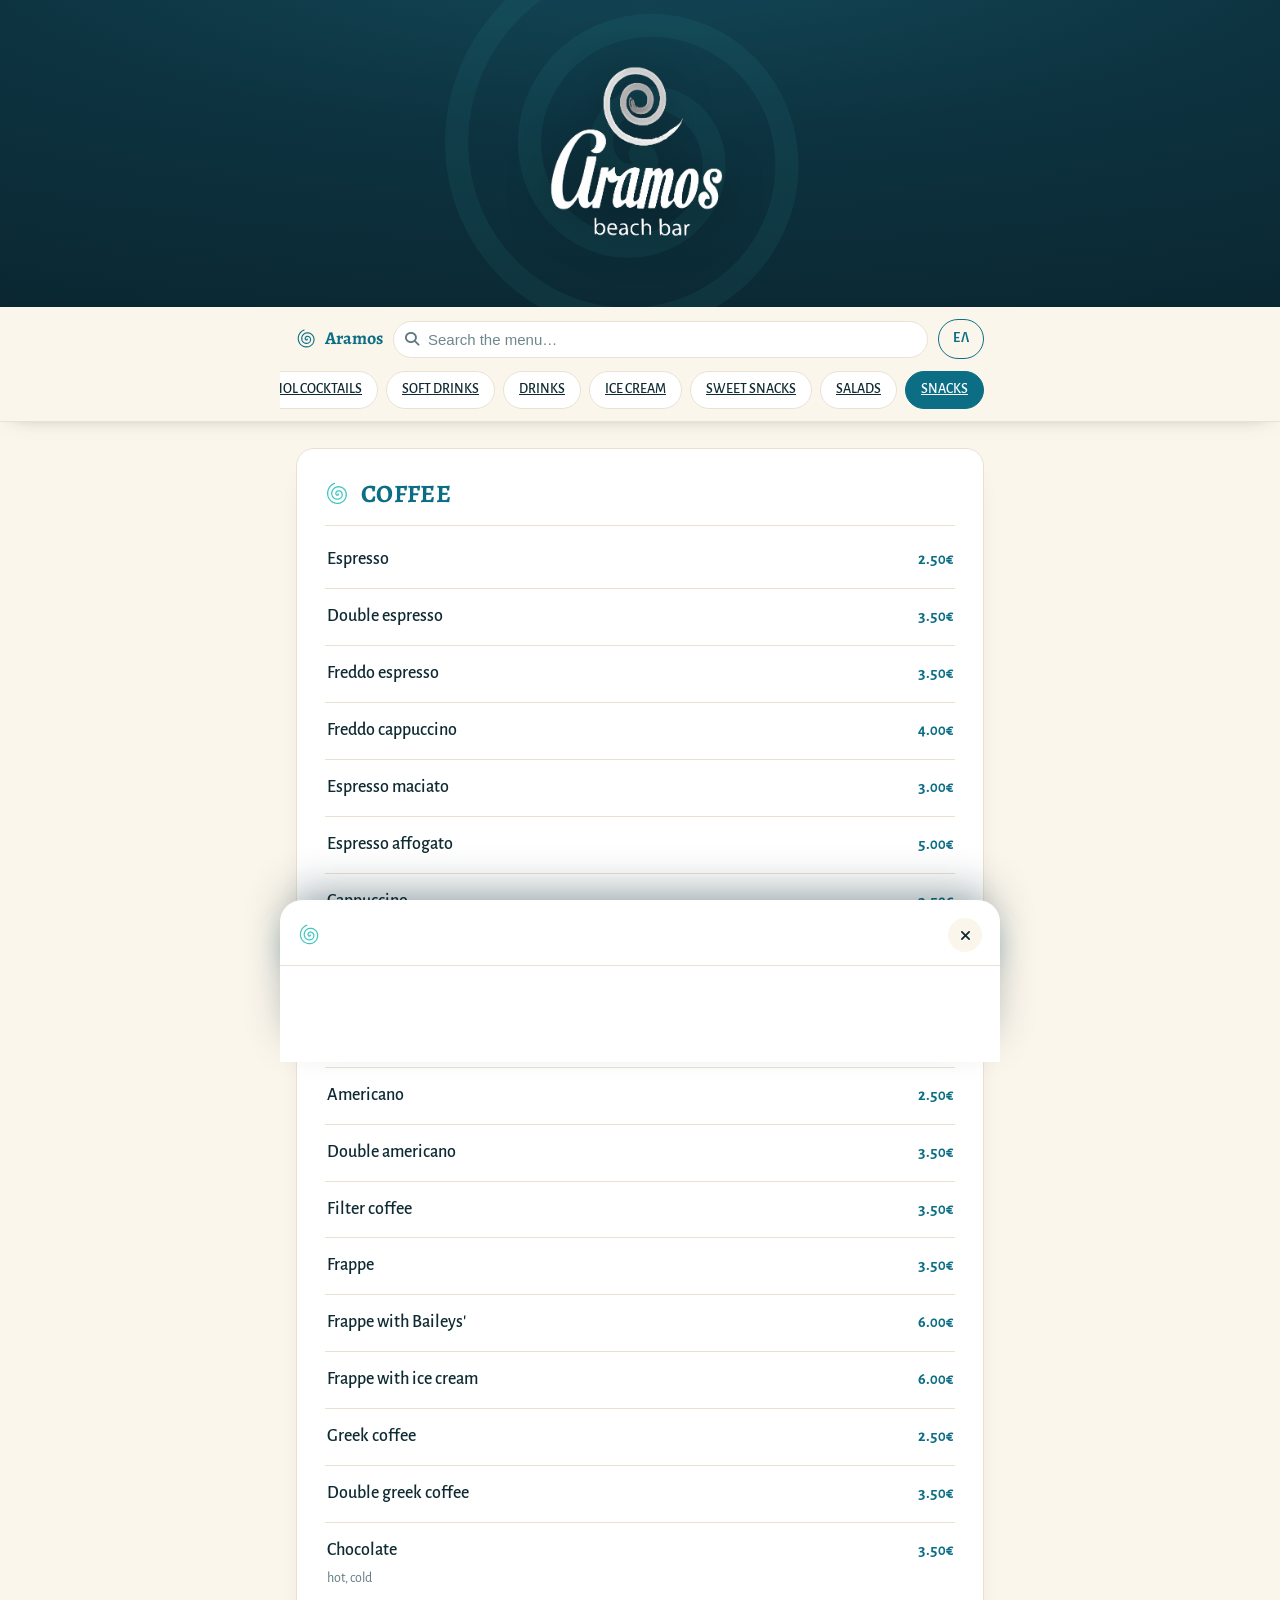
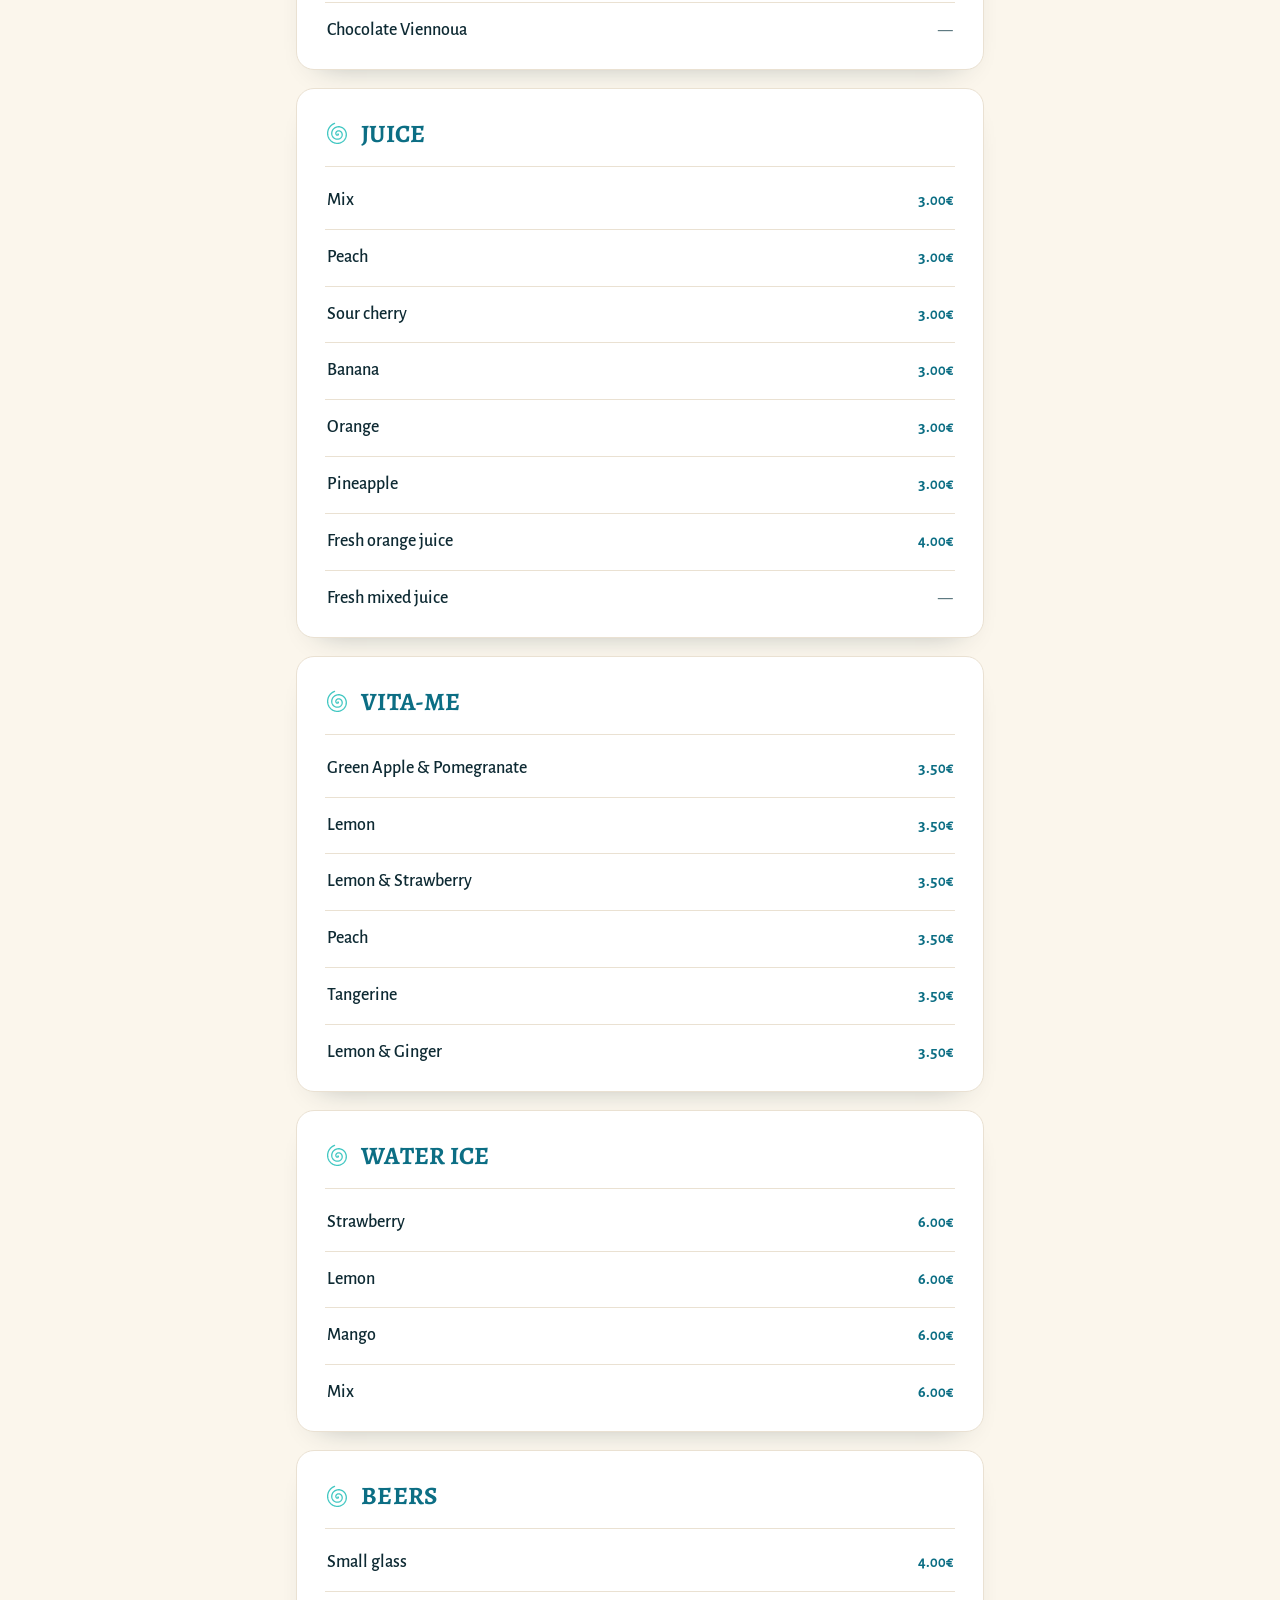
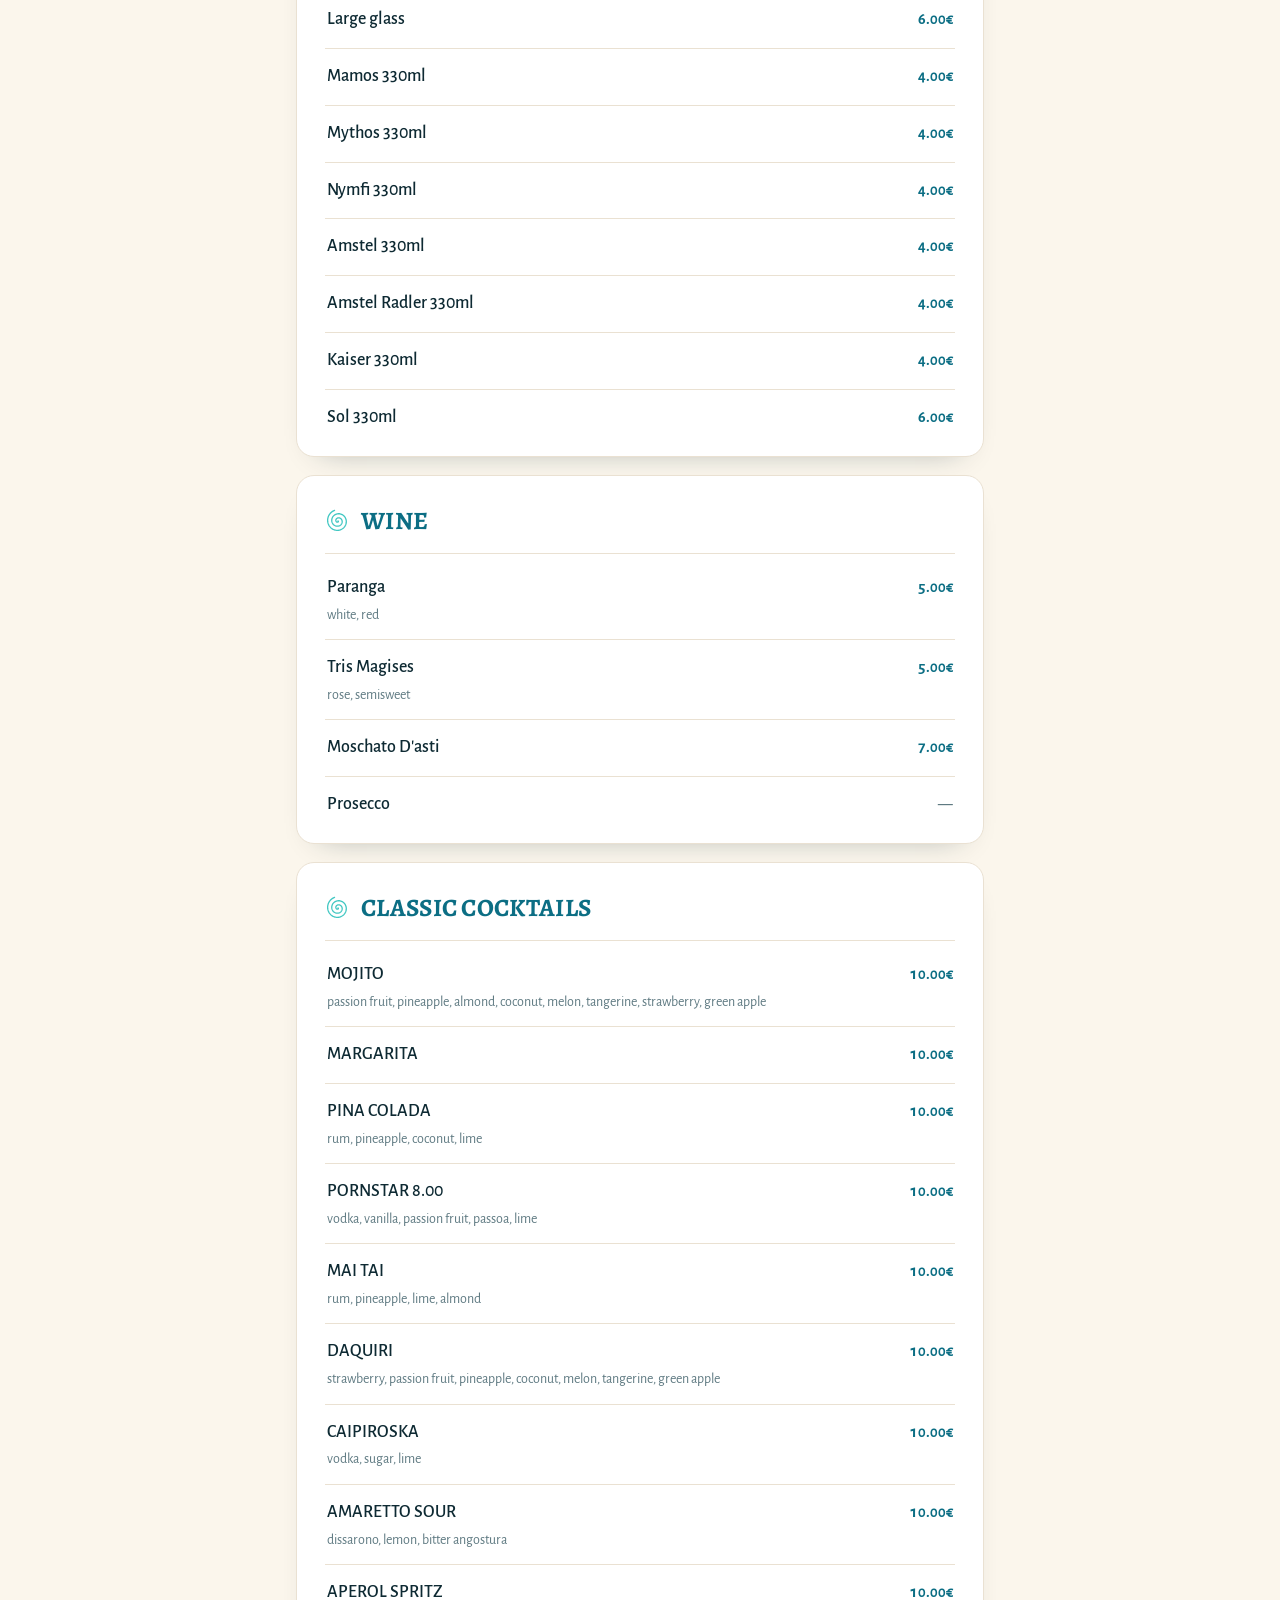
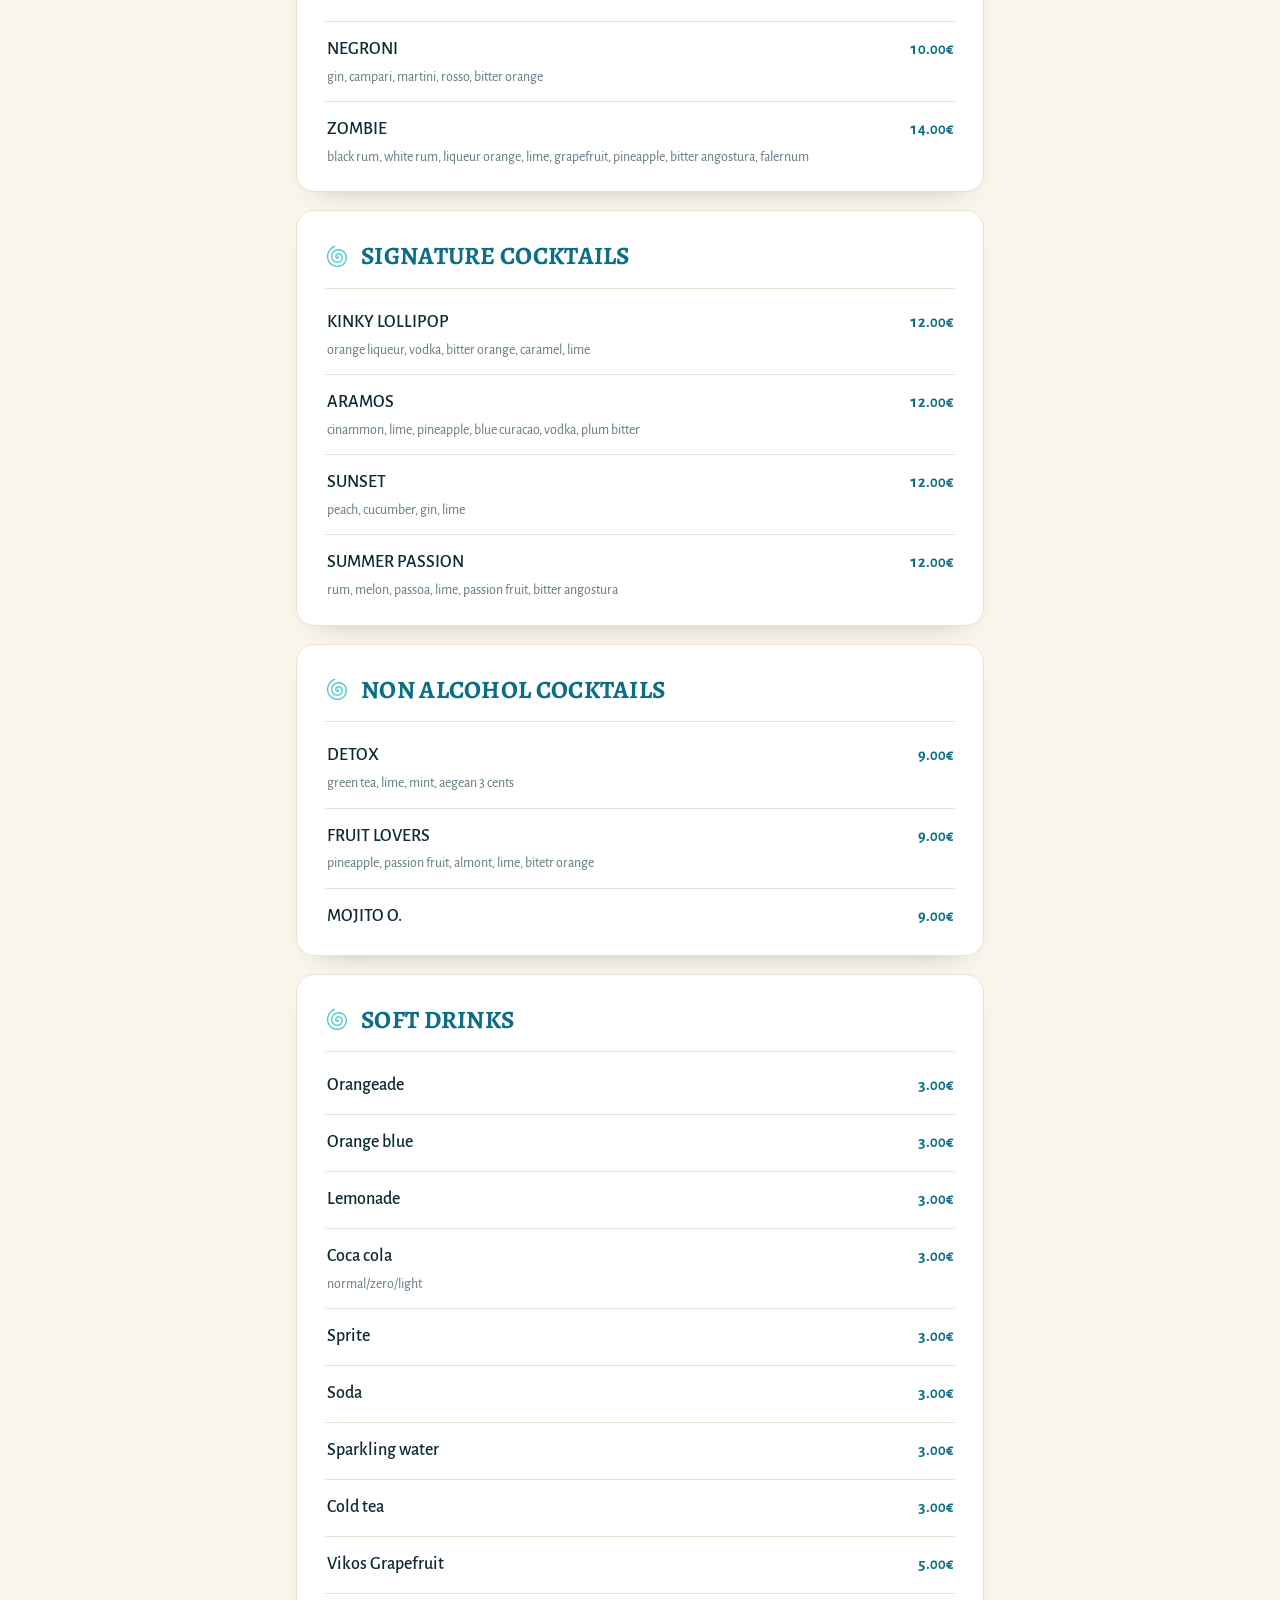
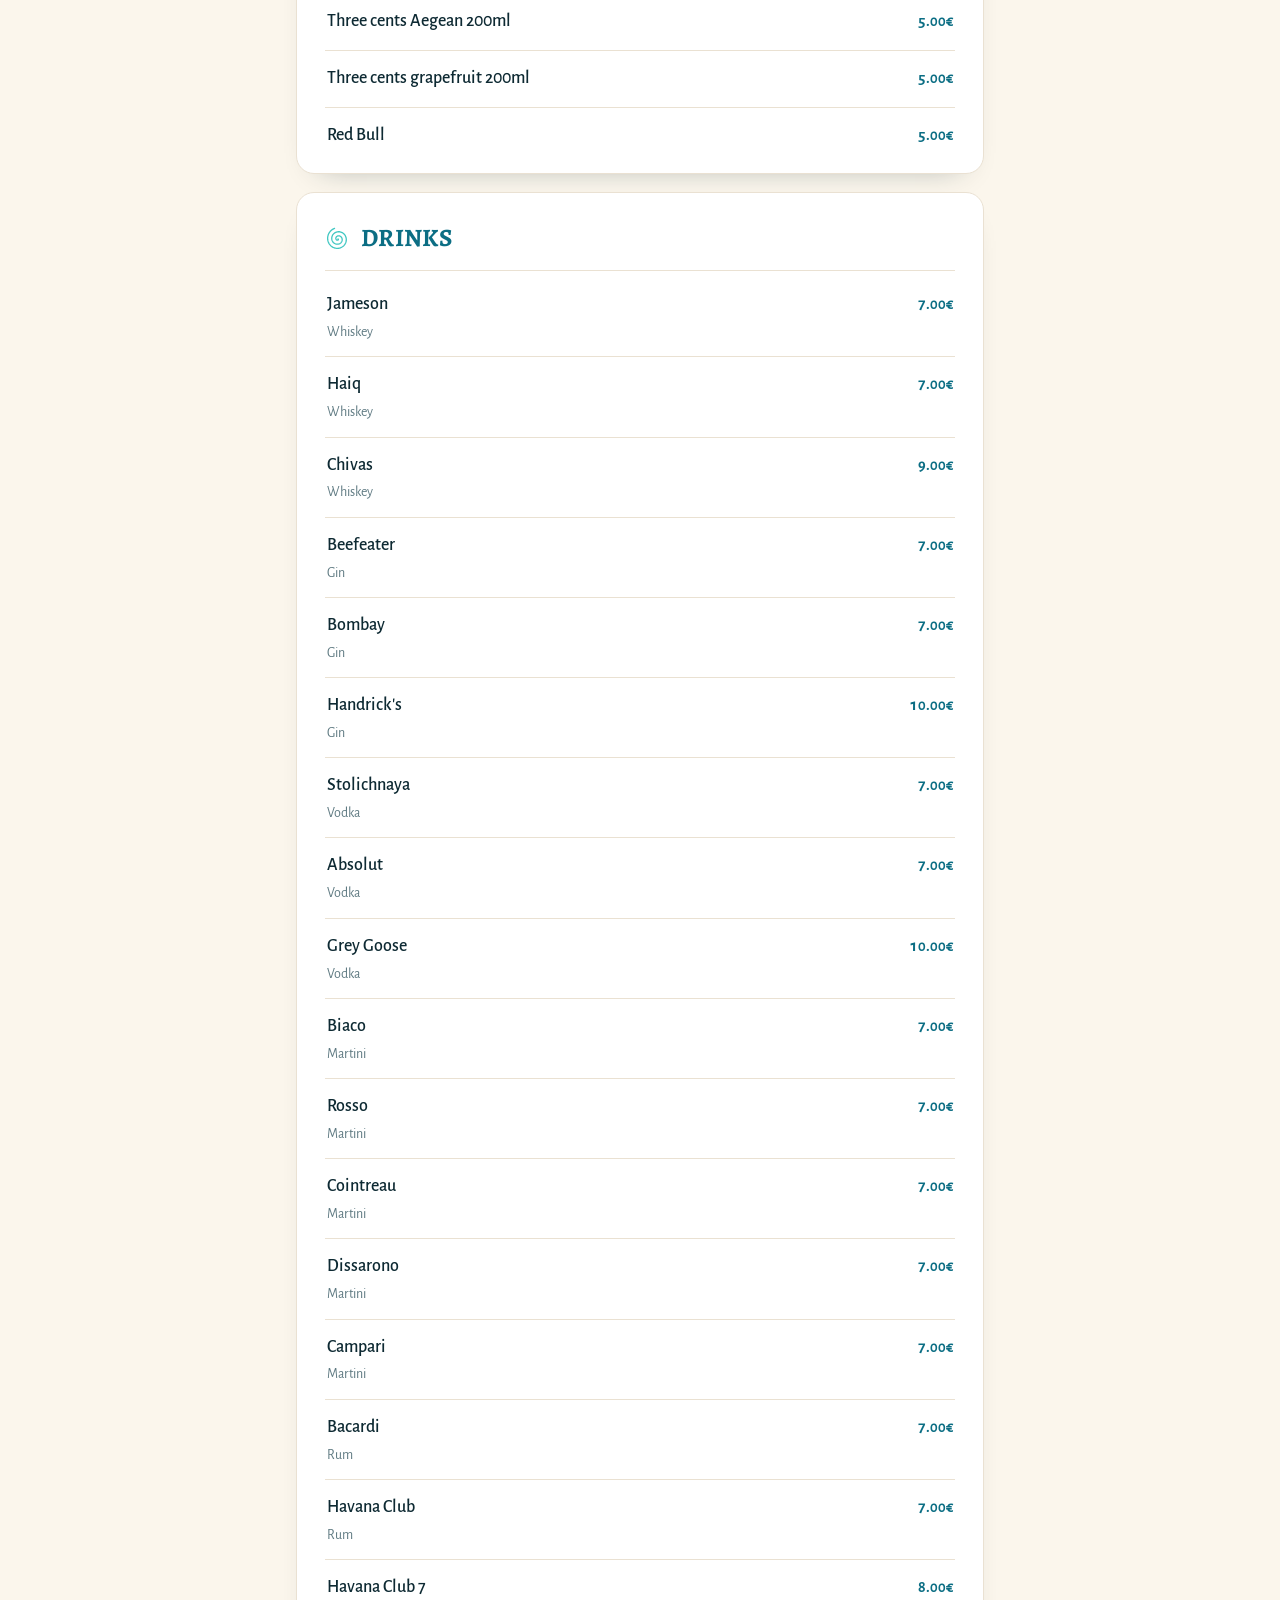
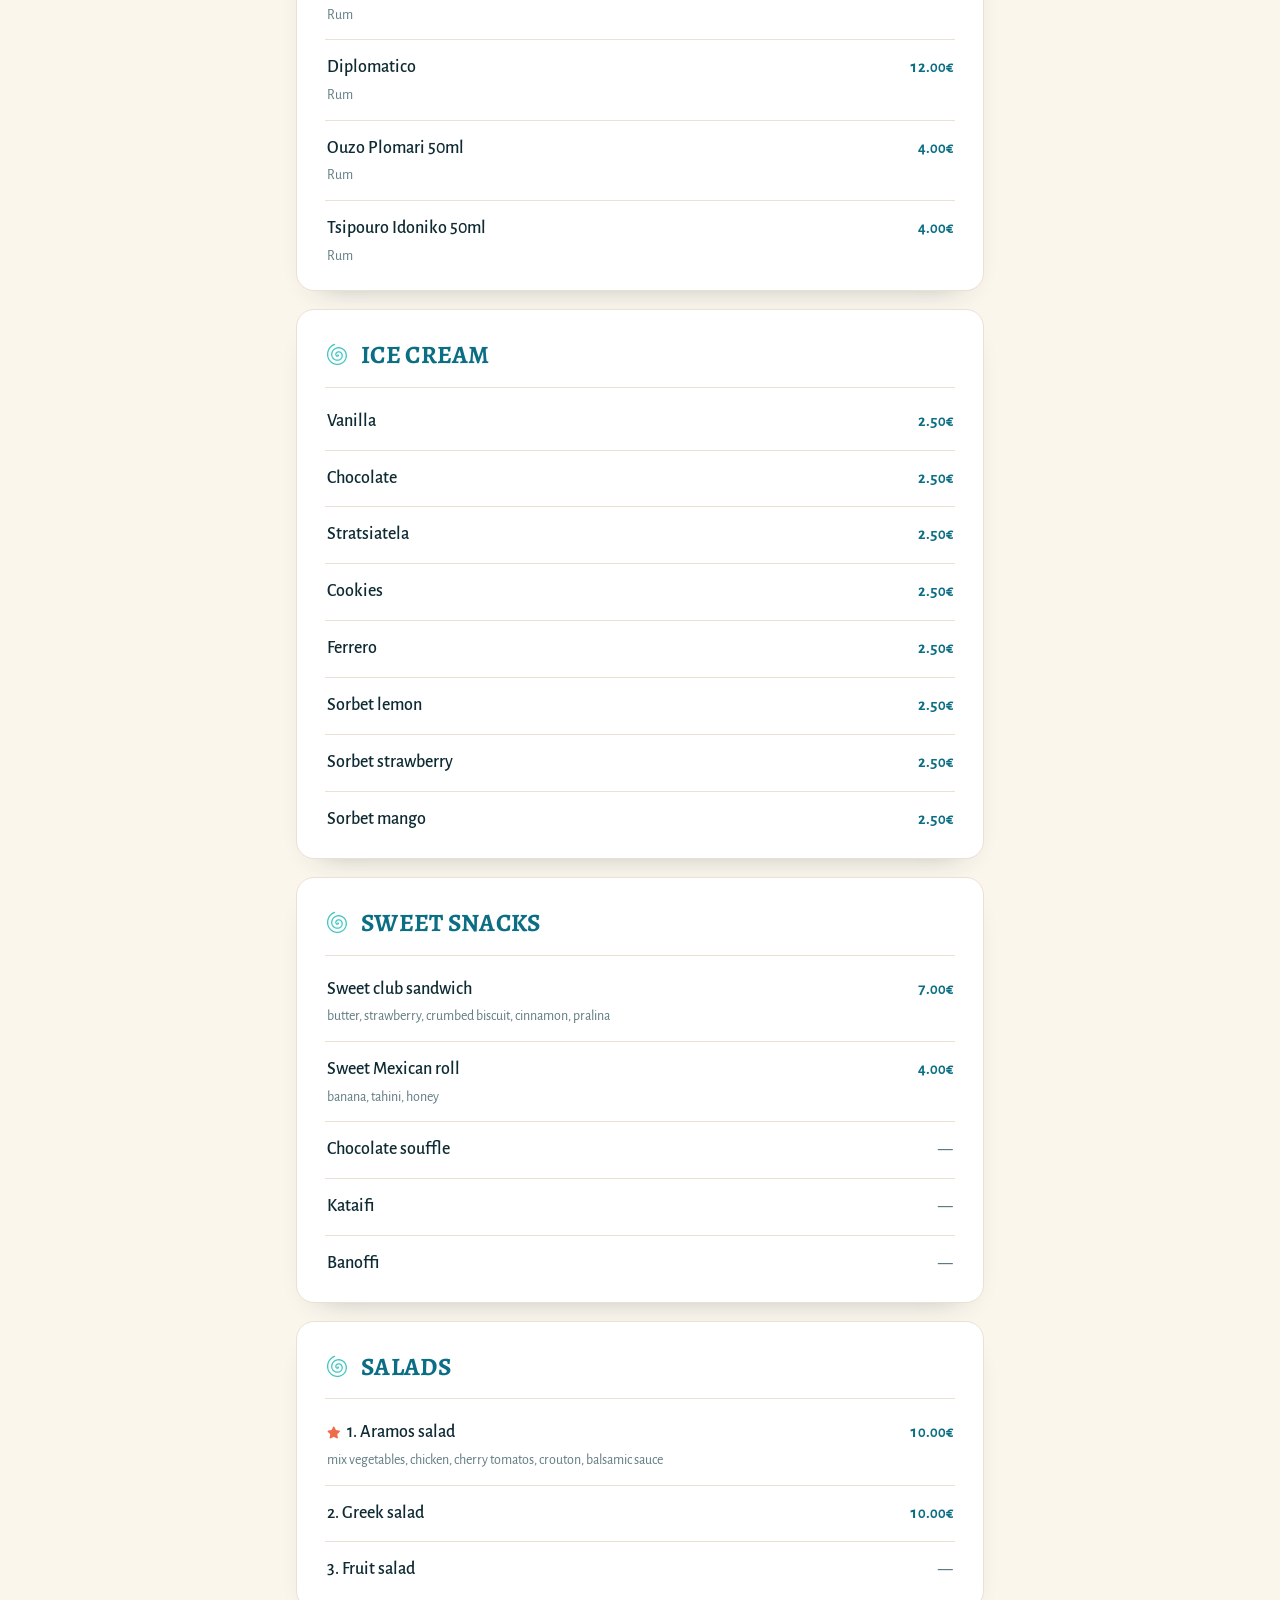
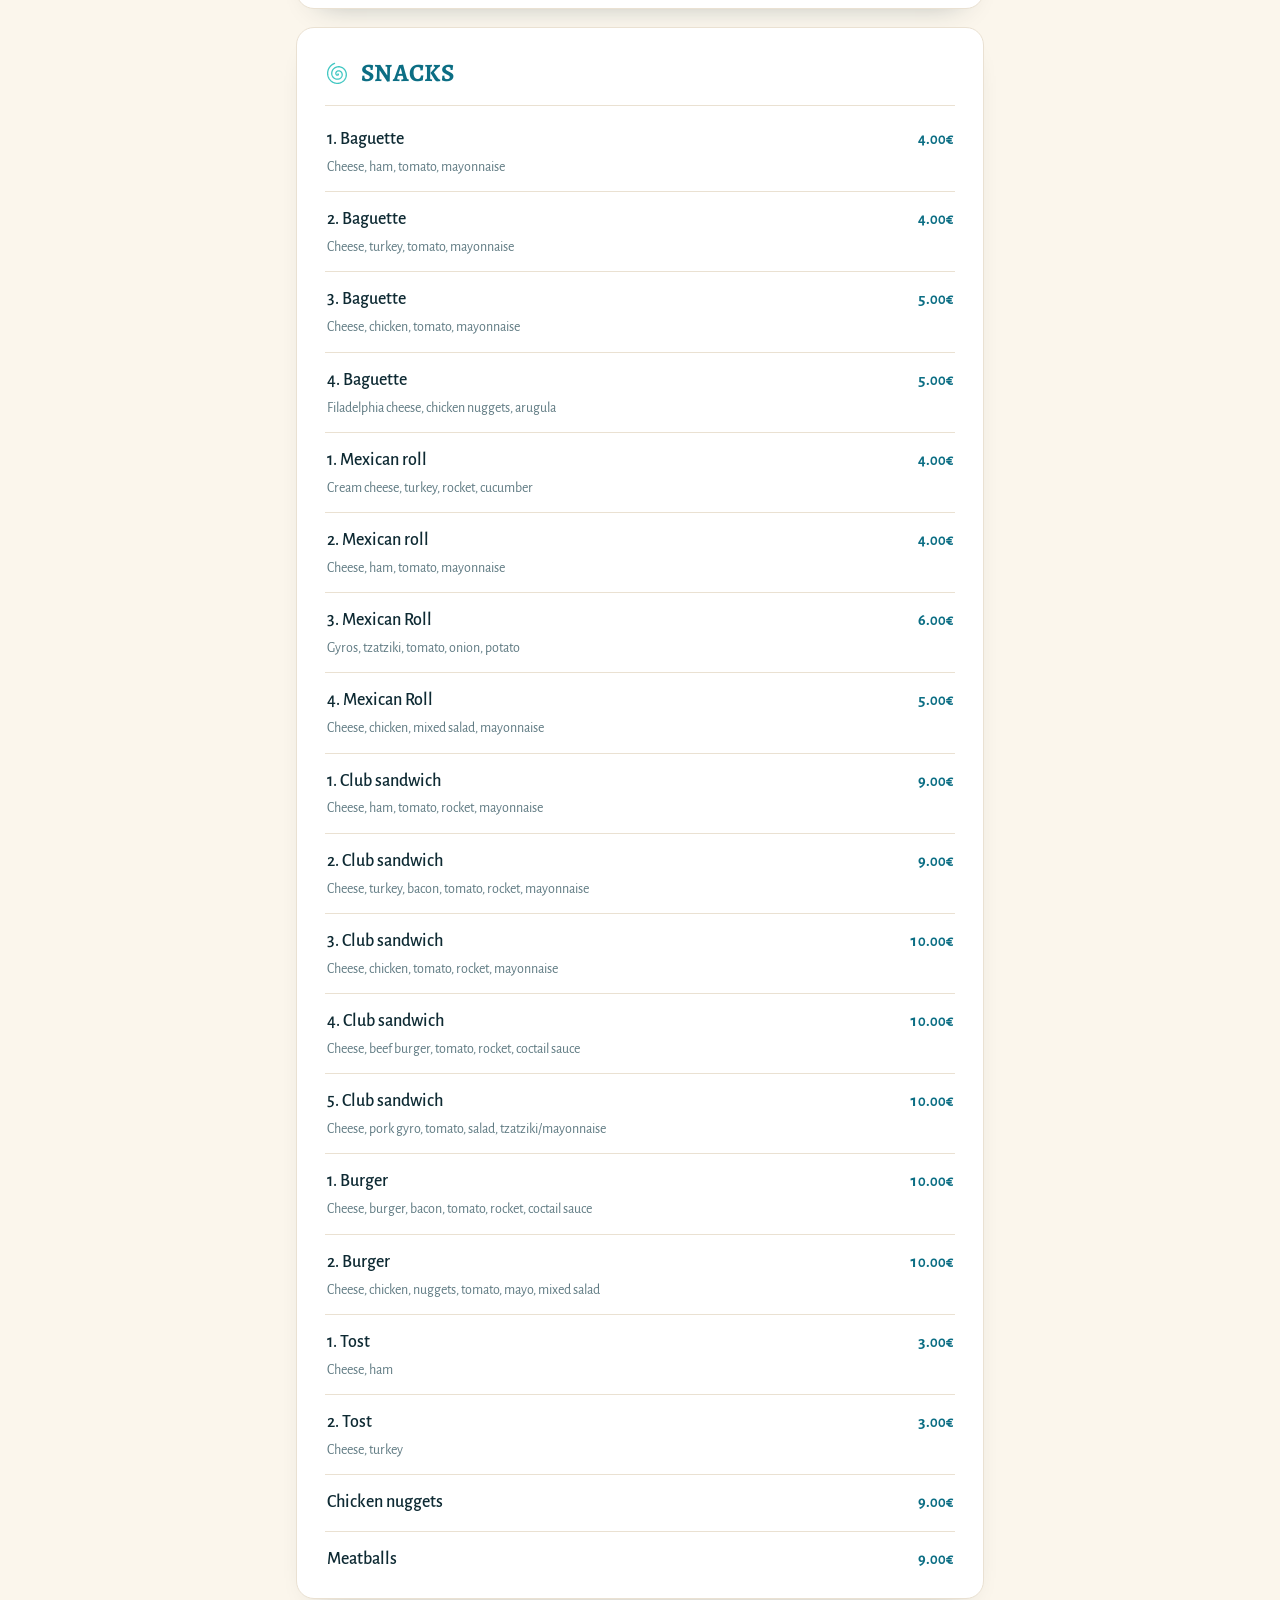
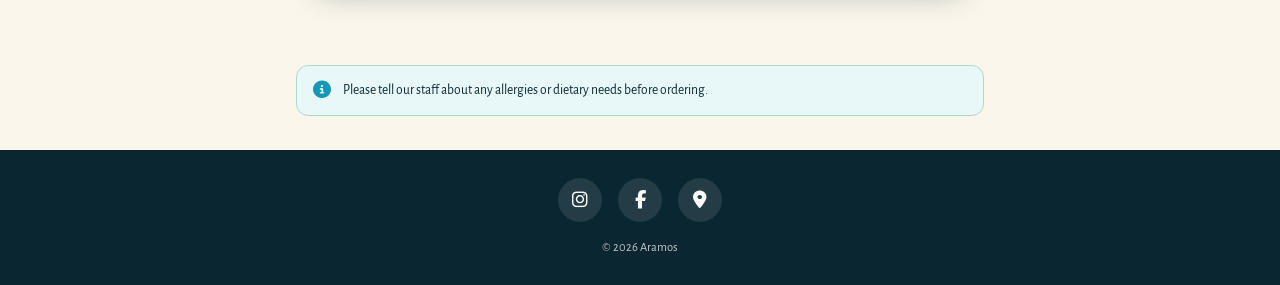
<file: index.html>
<!DOCTYPE html>
<html lang="en">
<head>
  <meta charset="UTF-8">
  <meta name="viewport" content="width=device-width, initial-scale=1.0">
  <meta name="theme-color" content="#0A2630">
  <title>Menu</title>

  <link rel="preconnect" href="https://fonts.googleapis.com">
  <link rel="preconnect" href="https://fonts.gstatic.com" crossorigin>
  <link href="https://fonts.googleapis.com/css2?family=Alegreya:wght@500;600;700&family=Alegreya+Sans:wght@400;500;700&display=swap" rel="stylesheet">
  <link rel="stylesheet" href="https://cdnjs.cloudflare.com/ajax/libs/font-awesome/6.4.0/css/all.min.css">
  <link rel="stylesheet" href="style.css">
</head>
<body>

  <!-- HERO (scrolls away) -->
  <header class="hero">
    <div class="hero__spiral" data-spiral aria-hidden="true"></div>
    <img class="hero__logo" id="hero-logo" src="" alt="" hidden>
    <h1 class="hero__wordmark" id="hero-wordmark" hidden></h1>
    <p class="hero__tagline" id="hero-tagline" hidden></p>
  </header>

  <!-- STICKY BAR: brand · search · language · category nav -->
  <div class="bar">
    <div class="bar__row">
      <span class="brandmini" id="brandmini">
        <span class="brandmini__spiral" data-spiral aria-hidden="true"></span>
        <span id="brandmini-name"></span>
      </span>

      <label class="search" id="search">
        <i class="fa-solid fa-magnifying-glass search__icon" aria-hidden="true"></i>
        <input type="search" class="search__input" id="search-input"
               autocomplete="off" enterkeyhint="search" aria-label="Search the menu">
        <button class="search__clear" id="search-clear" type="button" aria-label="Clear search">
          <i class="fa-solid fa-xmark" aria-hidden="true"></i>
        </button>
      </label>

      <button class="lang" id="lang-toggle" type="button"></button>
    </div>

    <nav class="catnav" id="catnav" aria-label="Menu categories"></nav>
  </div>

  <!-- MENU -->
  <main class="menu" id="menu"></main>

  <!-- SEARCH EMPTY STATE -->
  <div class="empty" id="empty">
    <div class="empty__spiral" data-spiral aria-hidden="true"></div>
    <p class="empty__title" id="empty-title"></p>
    <p id="empty-text"></p>
  </div>

  <!-- ALLERGEN NOTICE -->
  <section class="notice">
    <div class="notice__inner">
      <i class="fa-solid fa-circle-info notice__icon" aria-hidden="true"></i>
      <p class="notice__text" id="notice-text"></p>
    </div>
  </section>

  <!-- FOOTER -->
  <footer class="footer">
    <div class="footer__social" id="social"></div>
    <p class="footer__copy" id="copyright"></p>
  </footer>

  <!-- BACK TO TOP -->
  <button class="totop" id="totop" type="button" aria-label="Back to top">
    <span data-spiral aria-hidden="true"></span>
  </button>

  <!-- BASKET BAR (appears once items are added) -->
  <button class="basket-bar" id="basket-bar" type="button" hidden aria-haspopup="dialog">
    <span class="basket-bar__left">
      <span class="basket-bar__badge" id="basket-count">0</span>
      <span class="basket-bar__label" id="basket-open-label"></span>
    </span>
    <span class="basket-bar__total" id="basket-bar-total"></span>
  </button>

  <!-- ORDER SHEET -->
  <div class="sheet-backdrop" id="sheet-backdrop" hidden></div>
  <aside class="sheet" id="basket" role="dialog" aria-modal="true" aria-labelledby="basket-title" hidden>
    <div class="sheet__head">
      <span class="sheet__spiral" data-spiral aria-hidden="true"></span>
      <h2 class="sheet__title" id="basket-title"></h2>
      <button class="sheet__close" id="basket-close" type="button" aria-label="Close">
        <i class="fa-solid fa-xmark" aria-hidden="true"></i>
      </button>
    </div>
    <div class="sheet__body">
      <p class="sheet__empty" id="basket-empty"></p>
      <ul class="sheet__list" id="basket-list"></ul>
    </div>
    <div class="sheet__foot" id="basket-foot" hidden>
      <div class="sheet__totals">
        <span class="sheet__total-label" id="basket-total-label"></span>
        <span class="sheet__total-value" id="basket-total-value"></span>
      </div>
      <p class="sheet__market" id="basket-market" hidden></p>
      <div class="sheet__actions">
        <button class="sheet__clear" id="basket-clear" type="button"></button>
      </div>
      <p class="sheet__note" id="basket-note"></p>
    </div>
  </aside>

  <script src="script.js"></script>
</body>
</html>
</file>
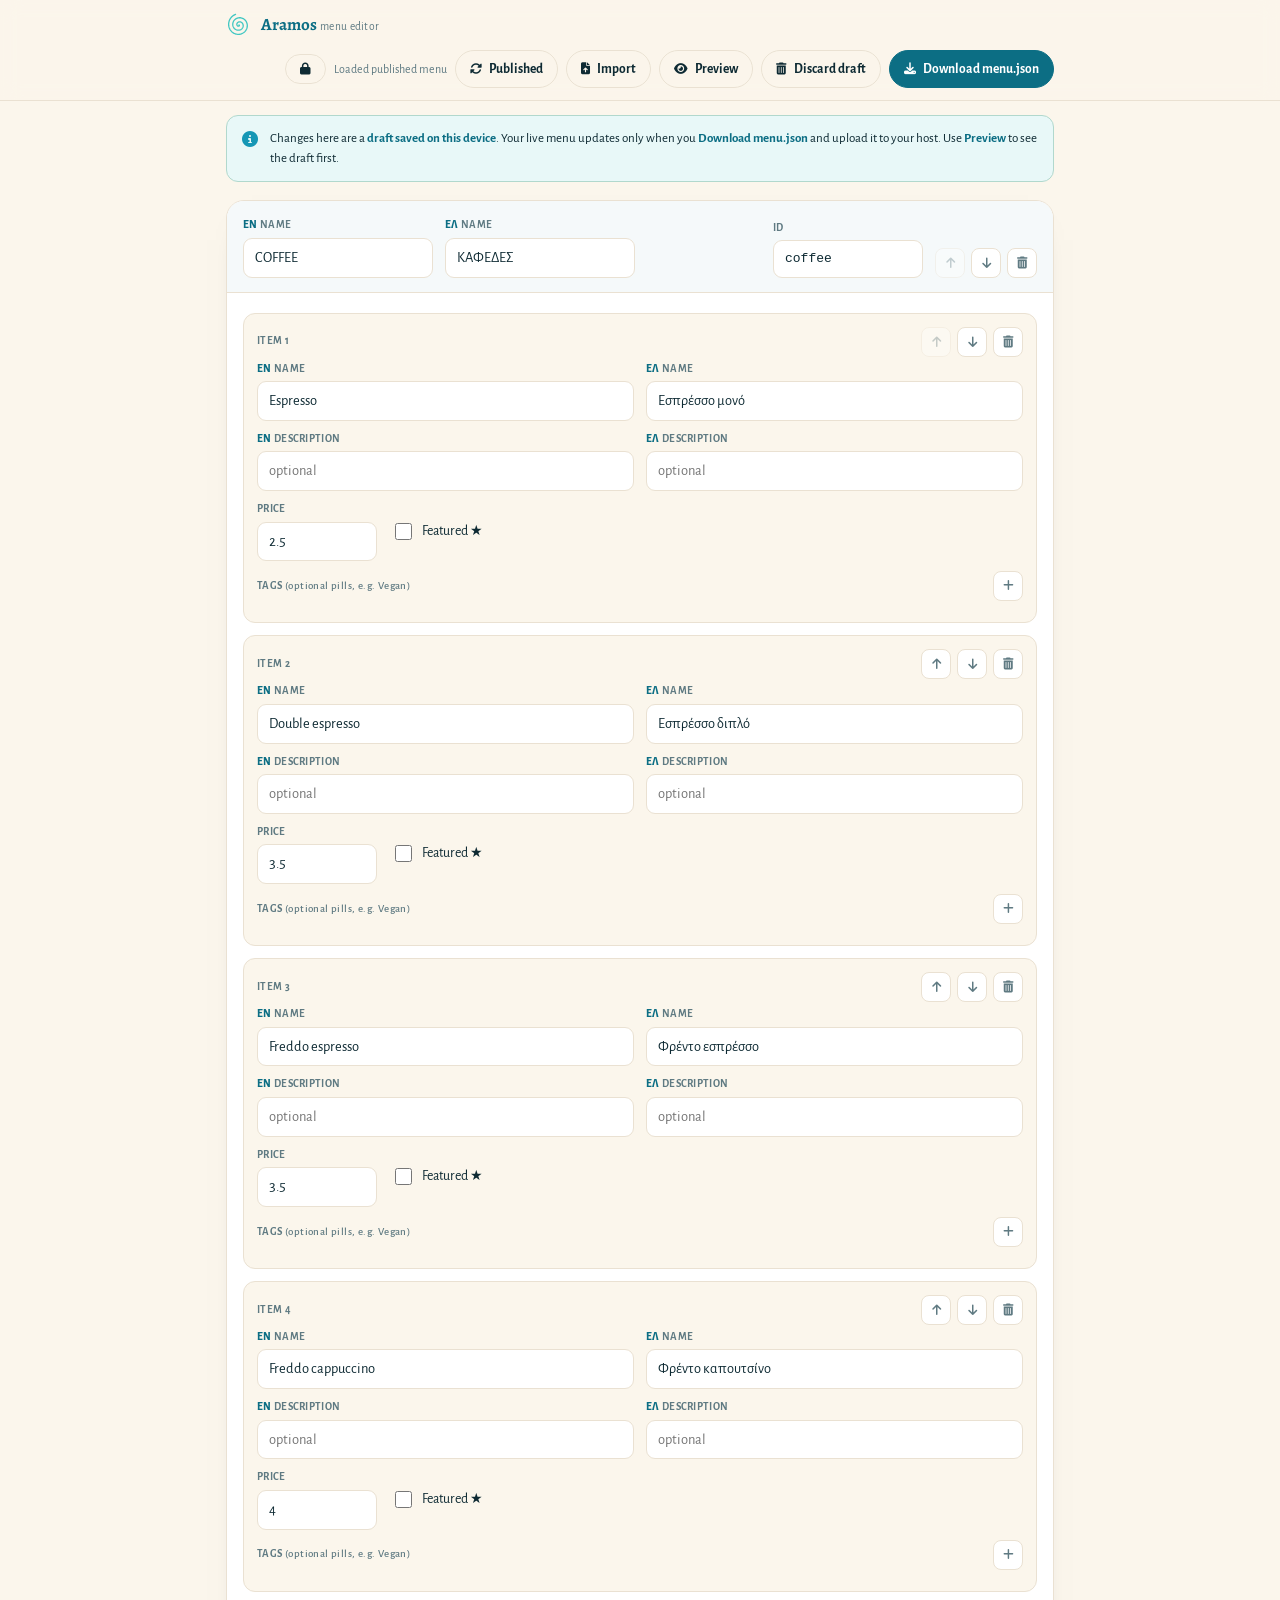
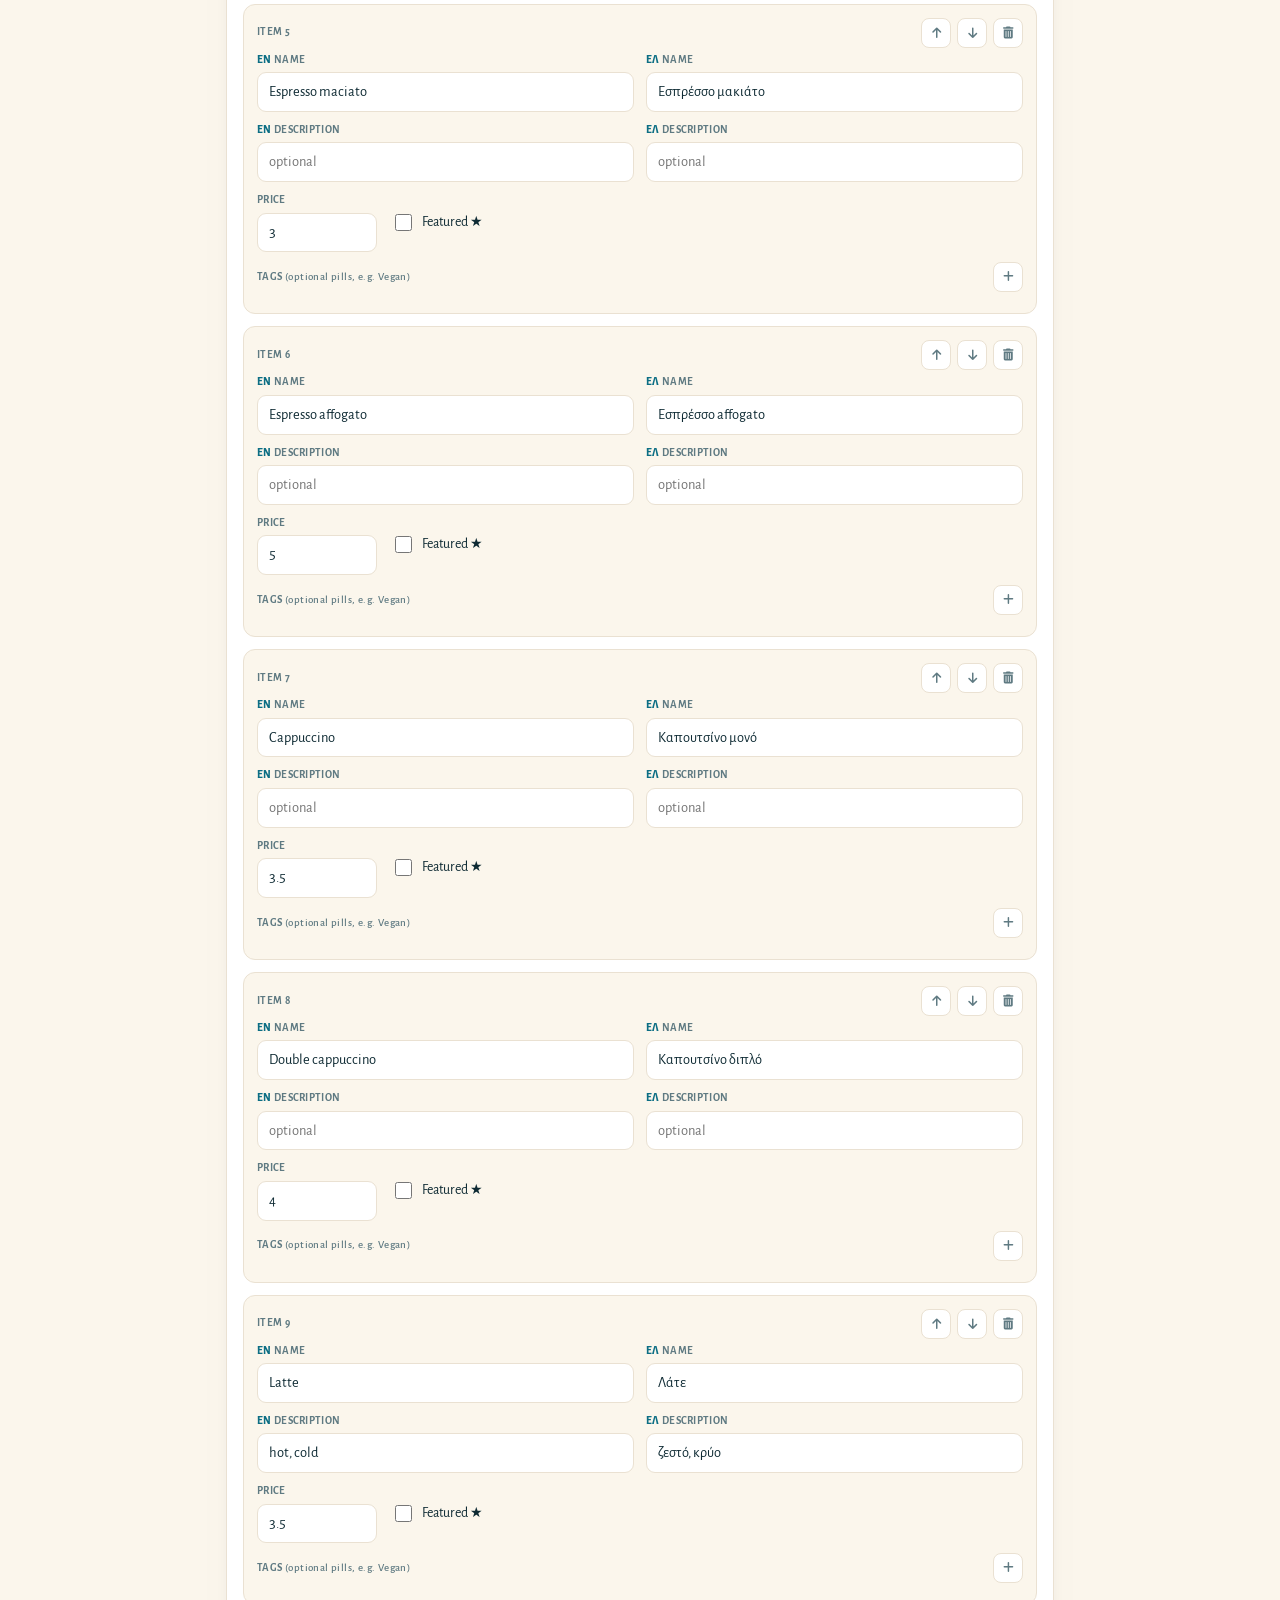
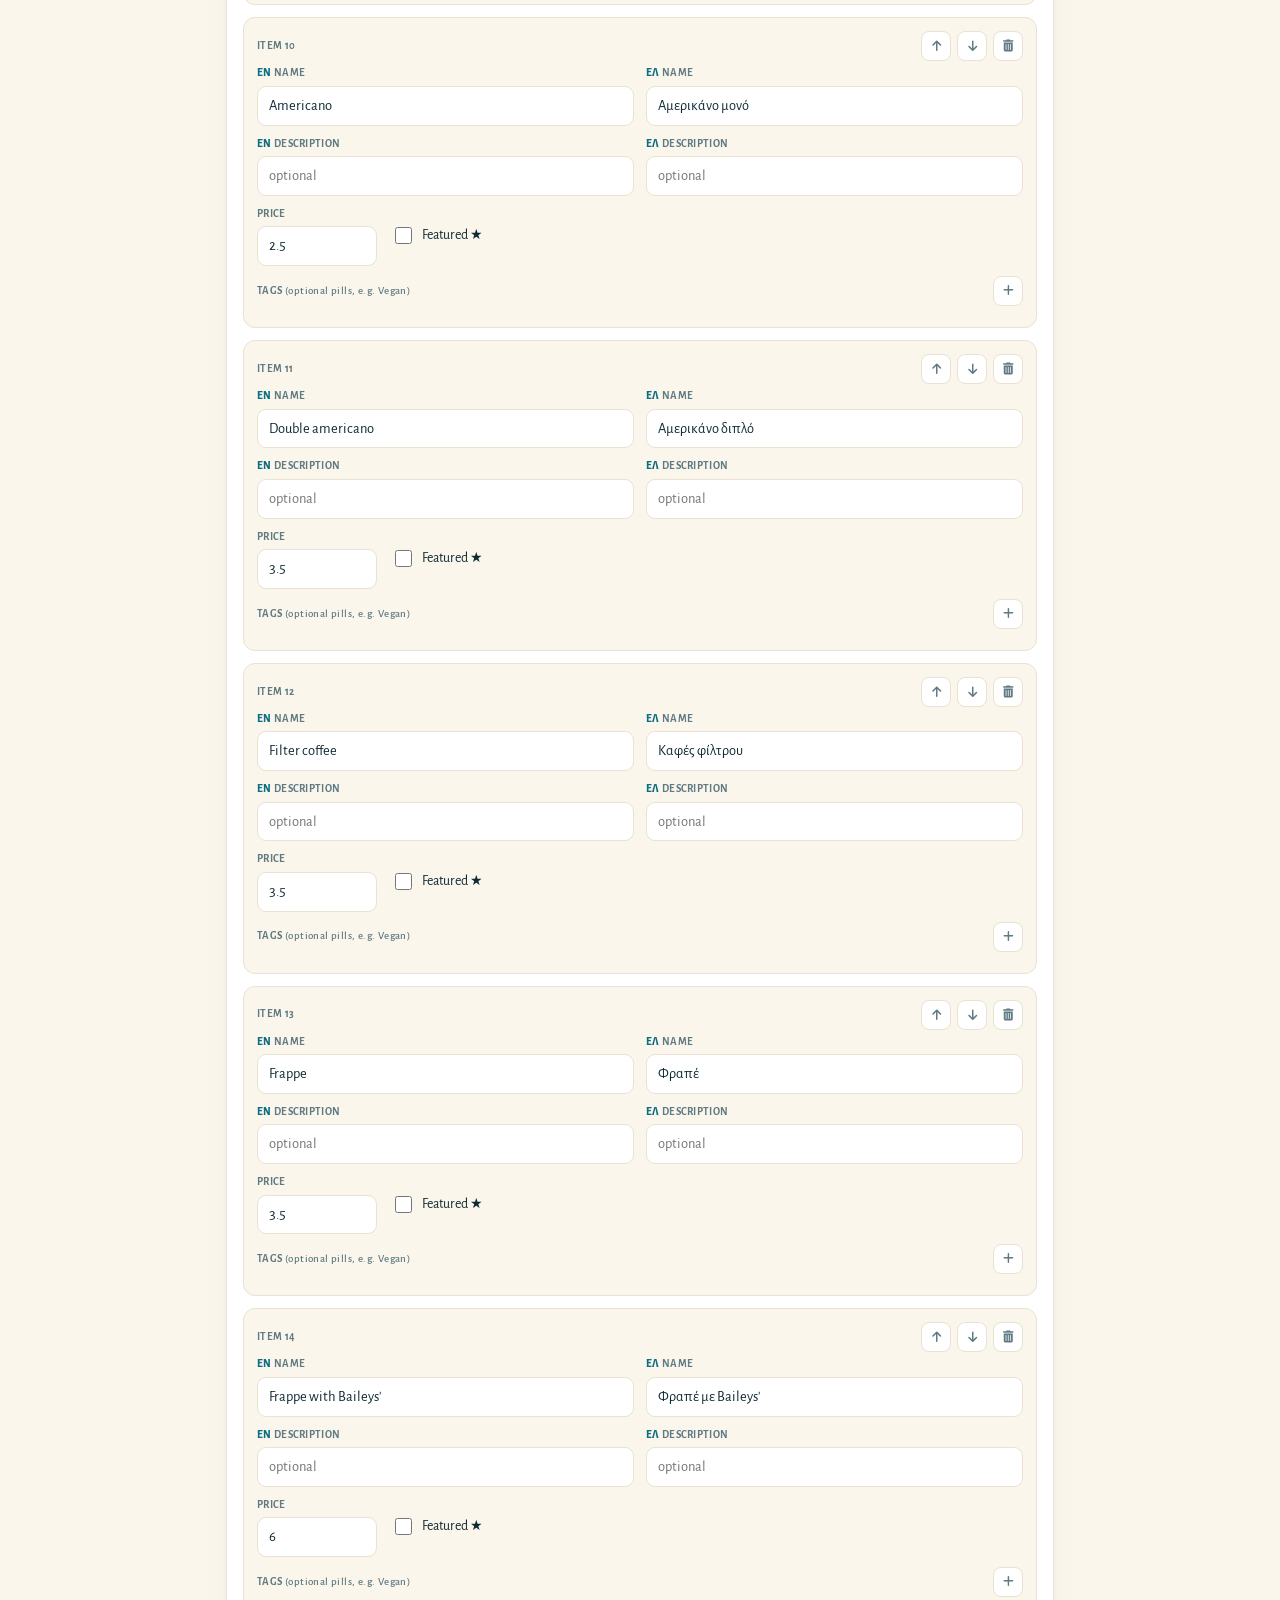
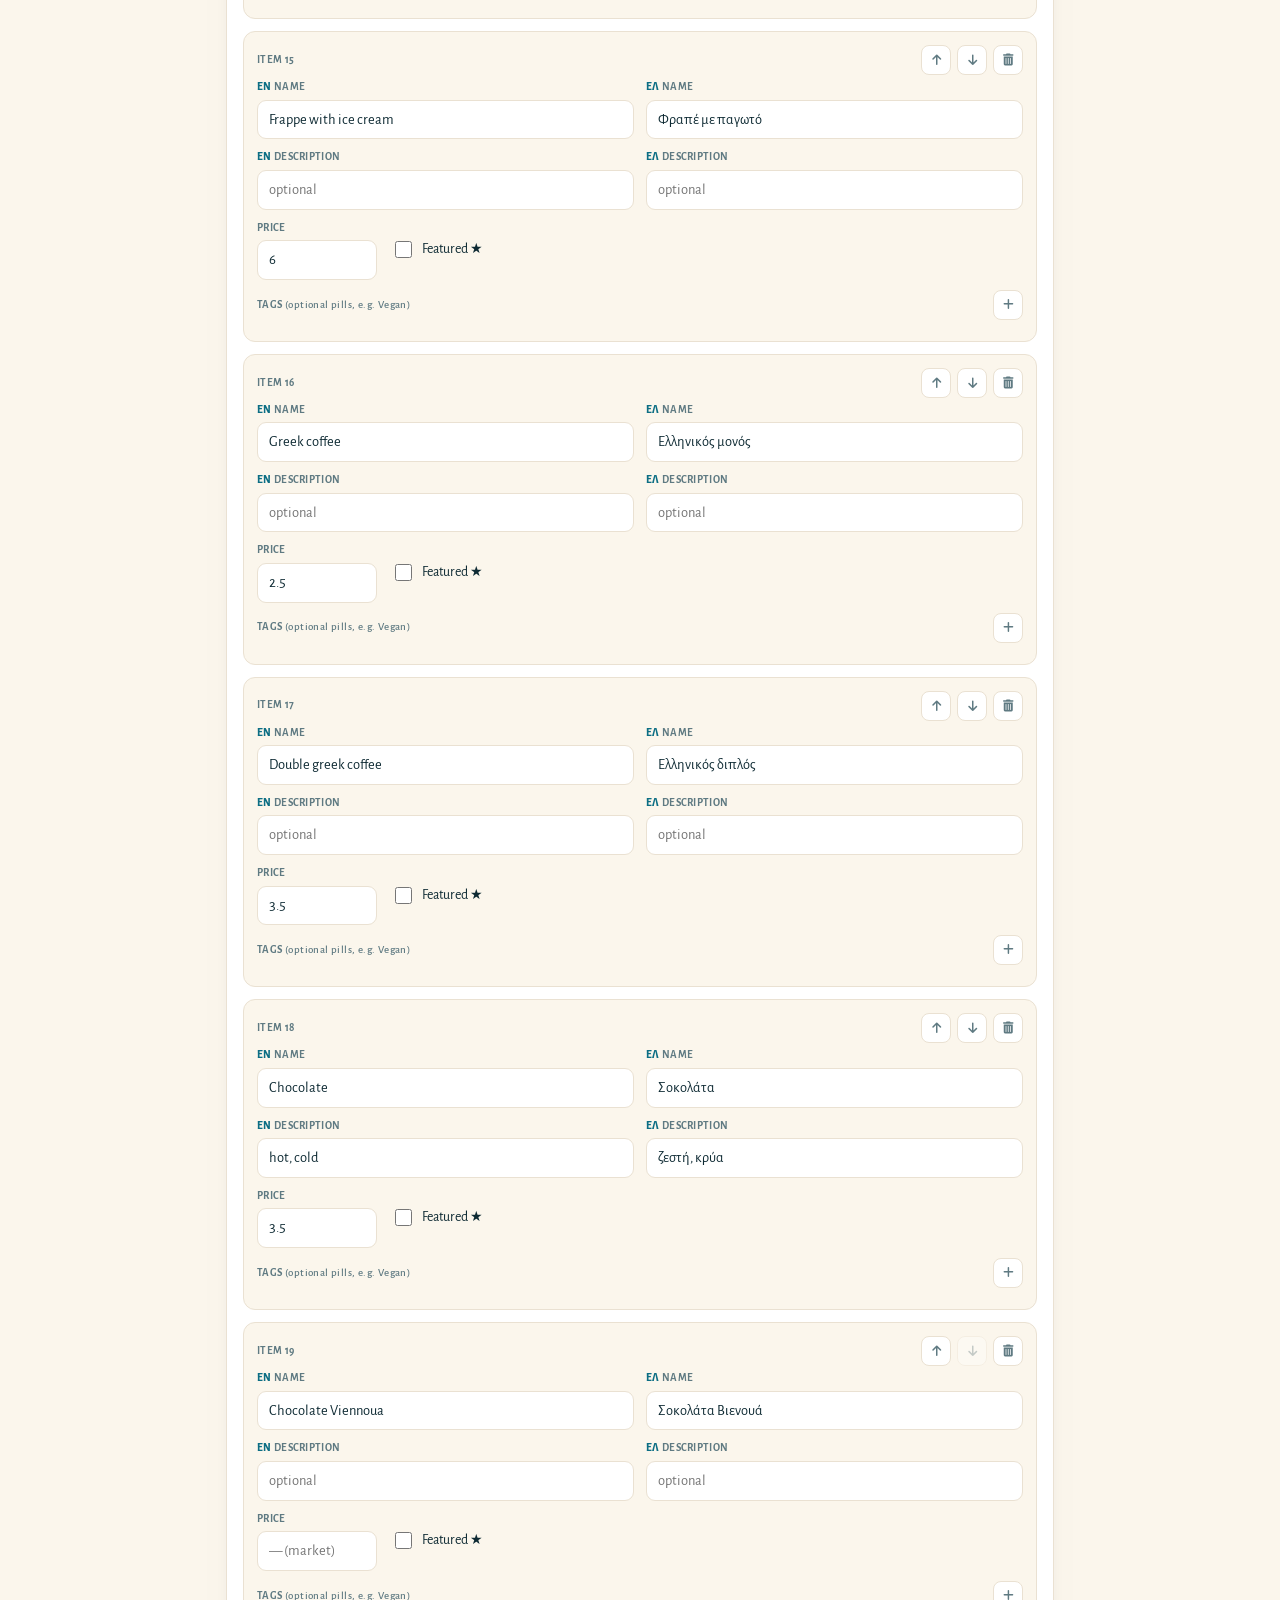
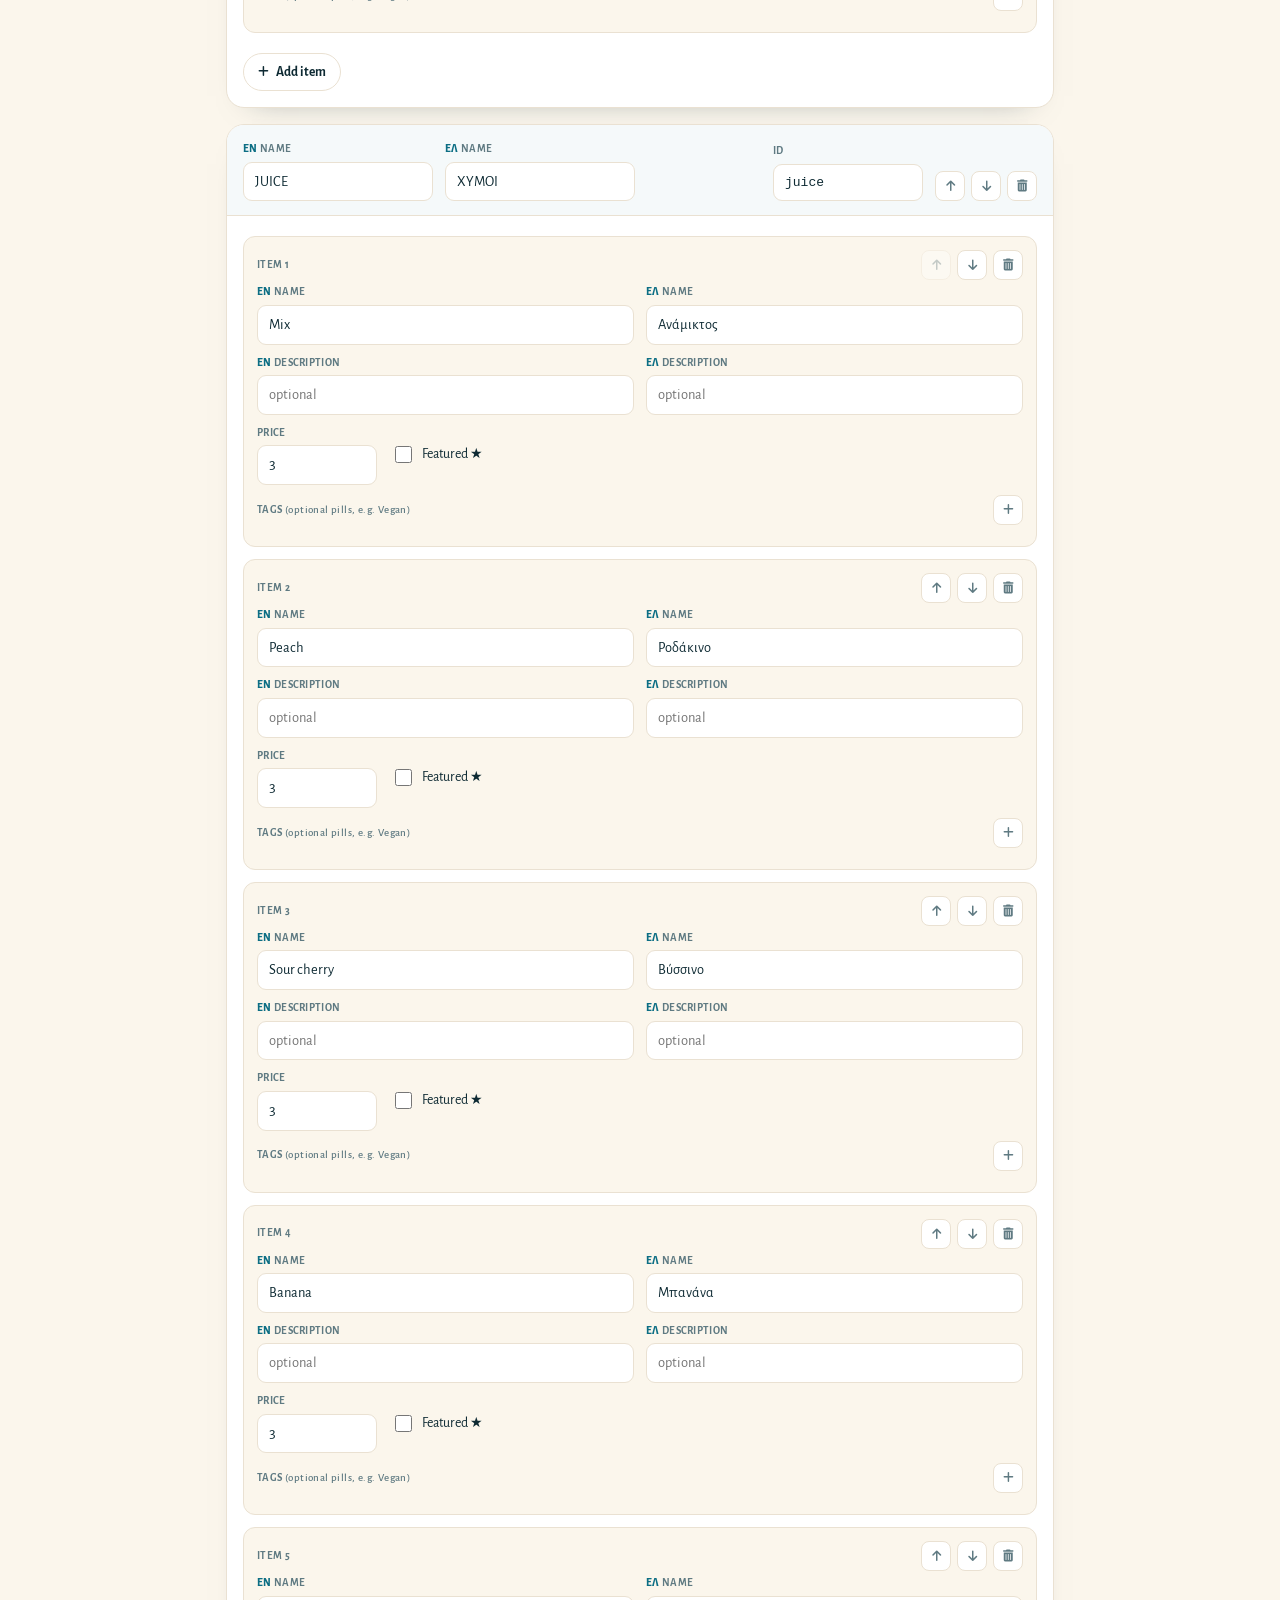
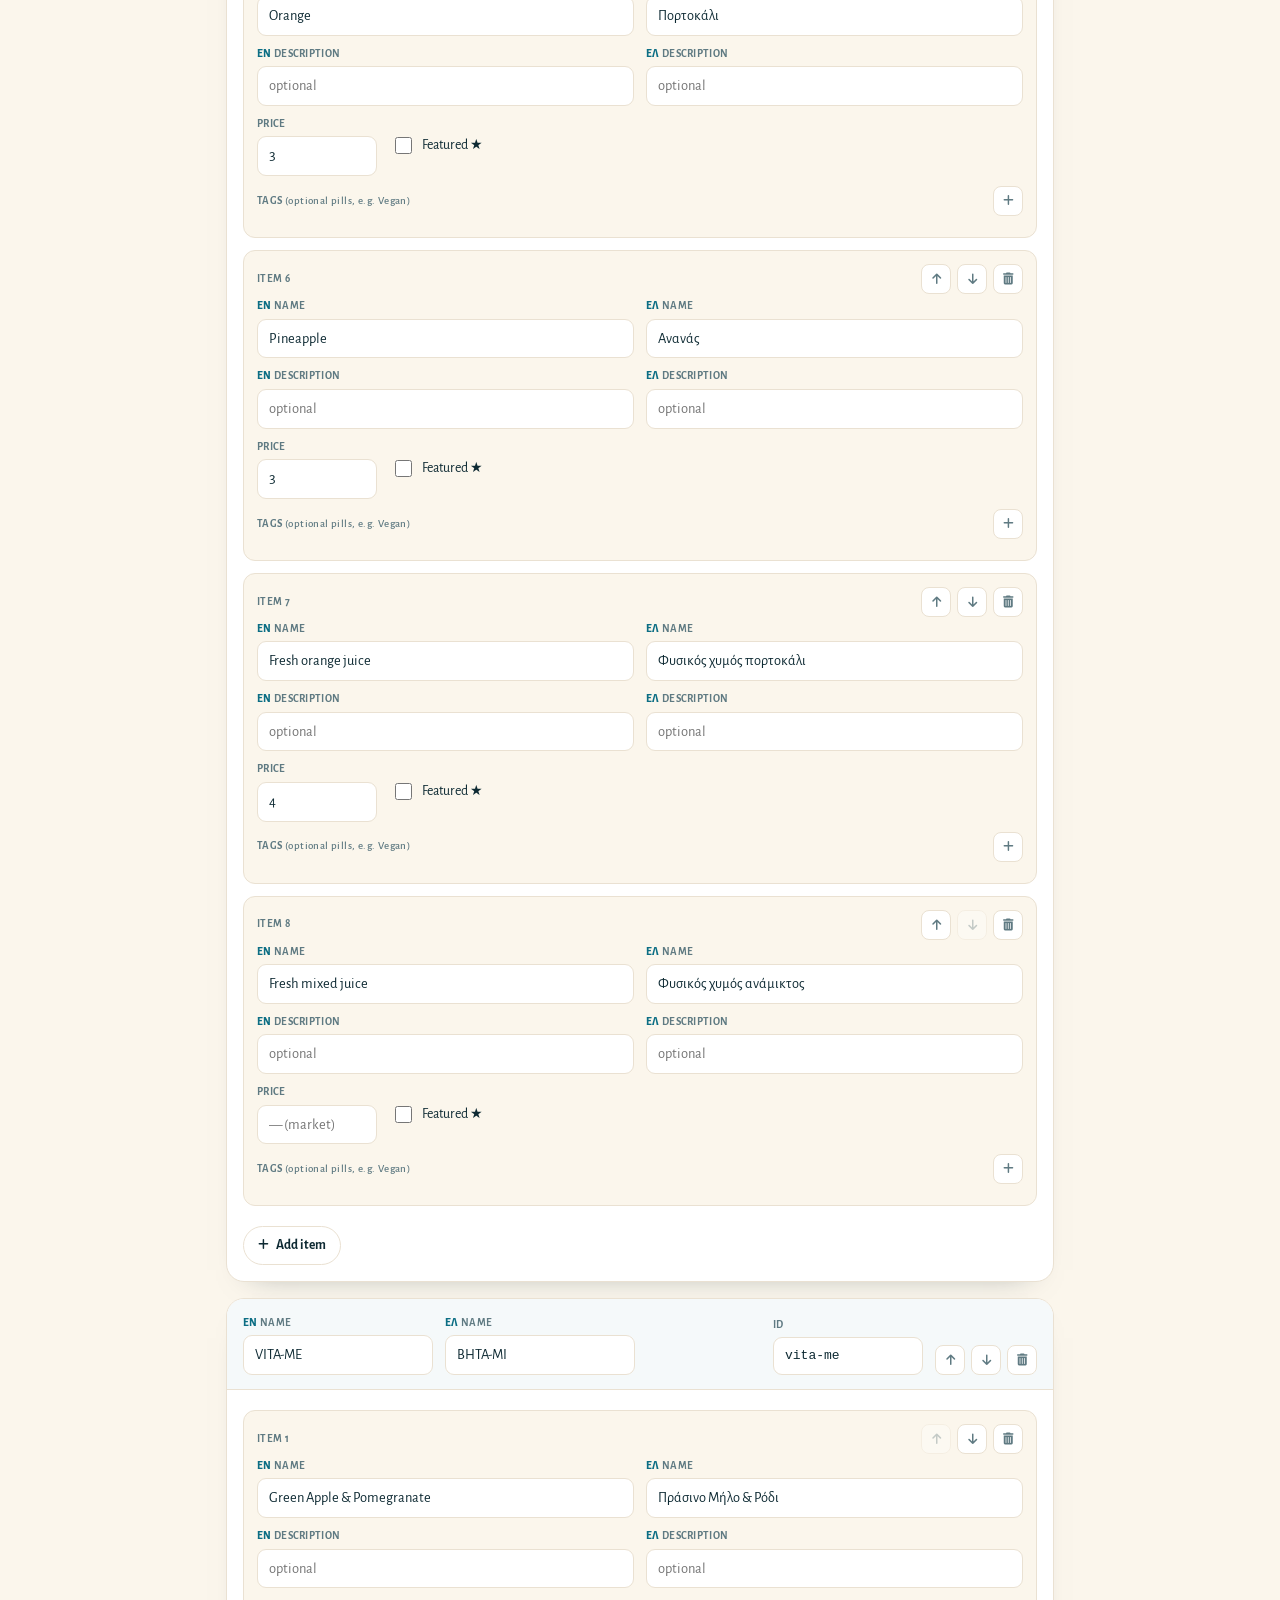
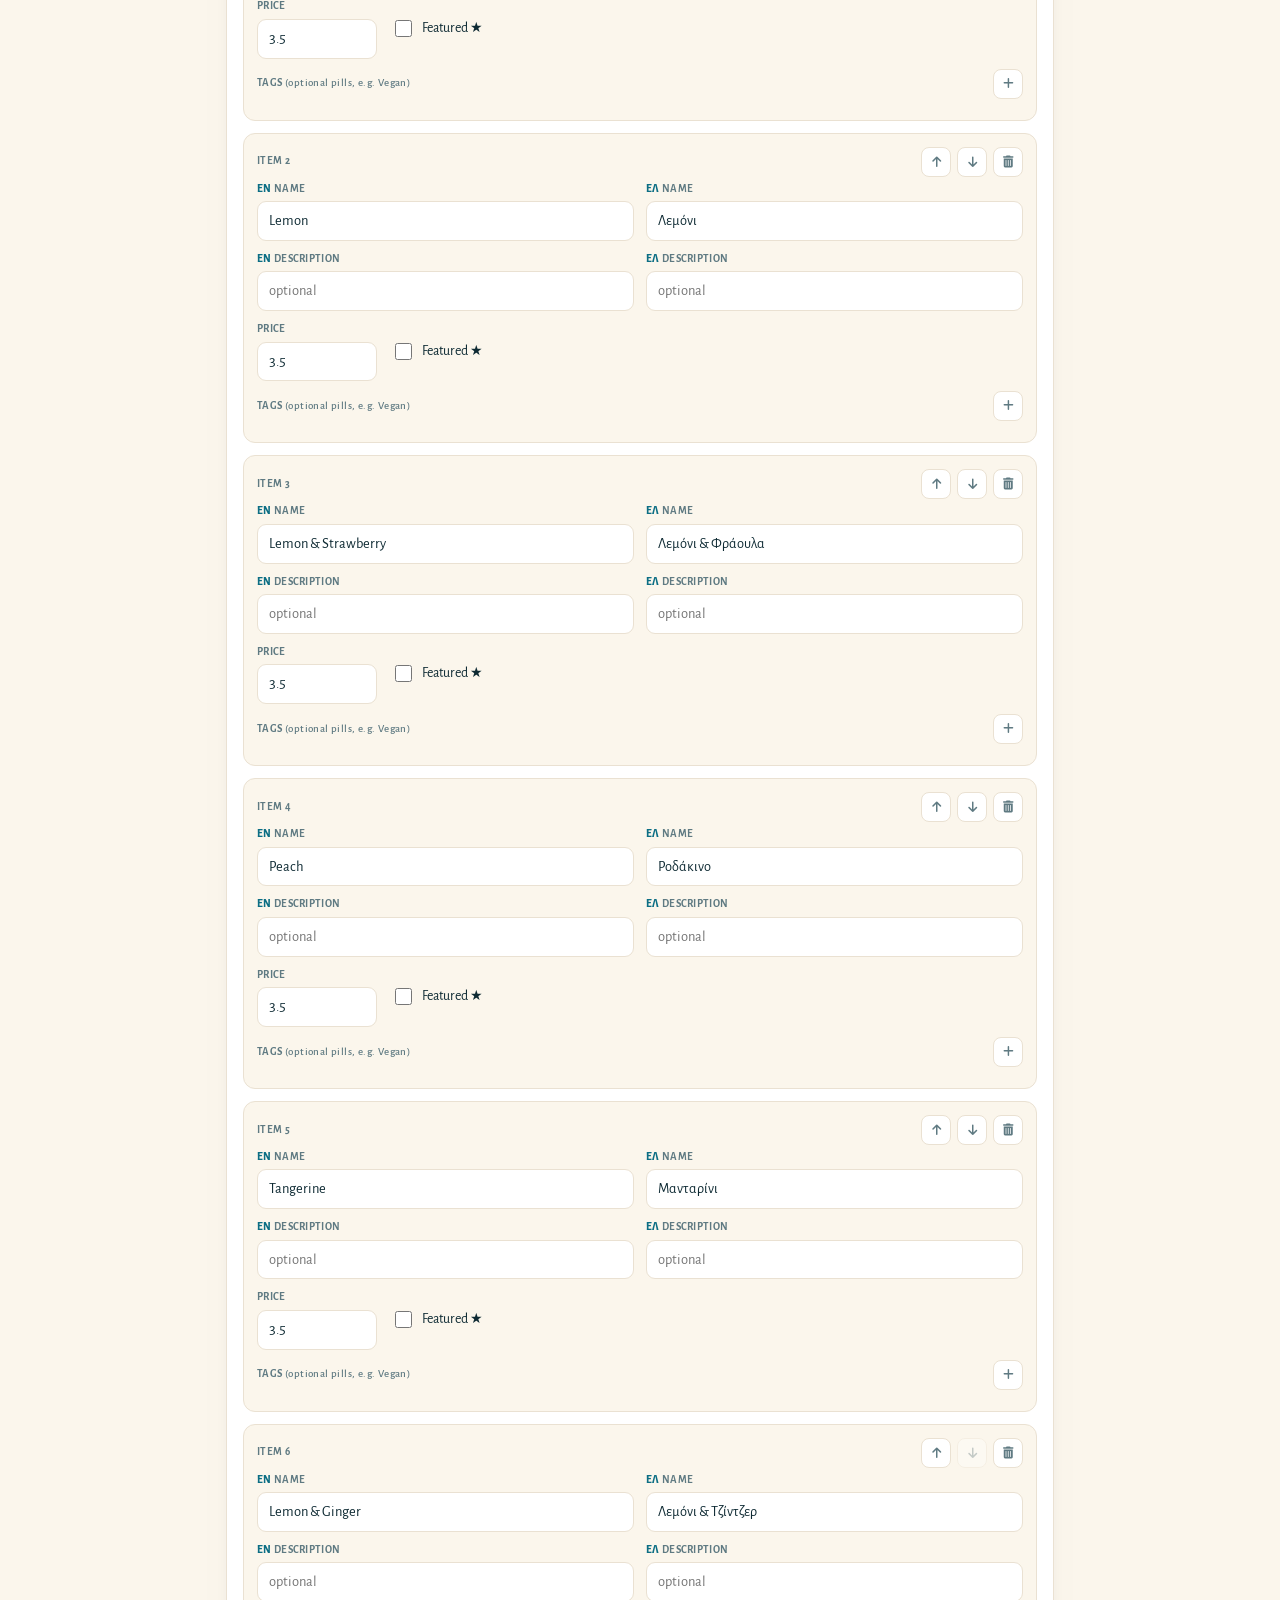
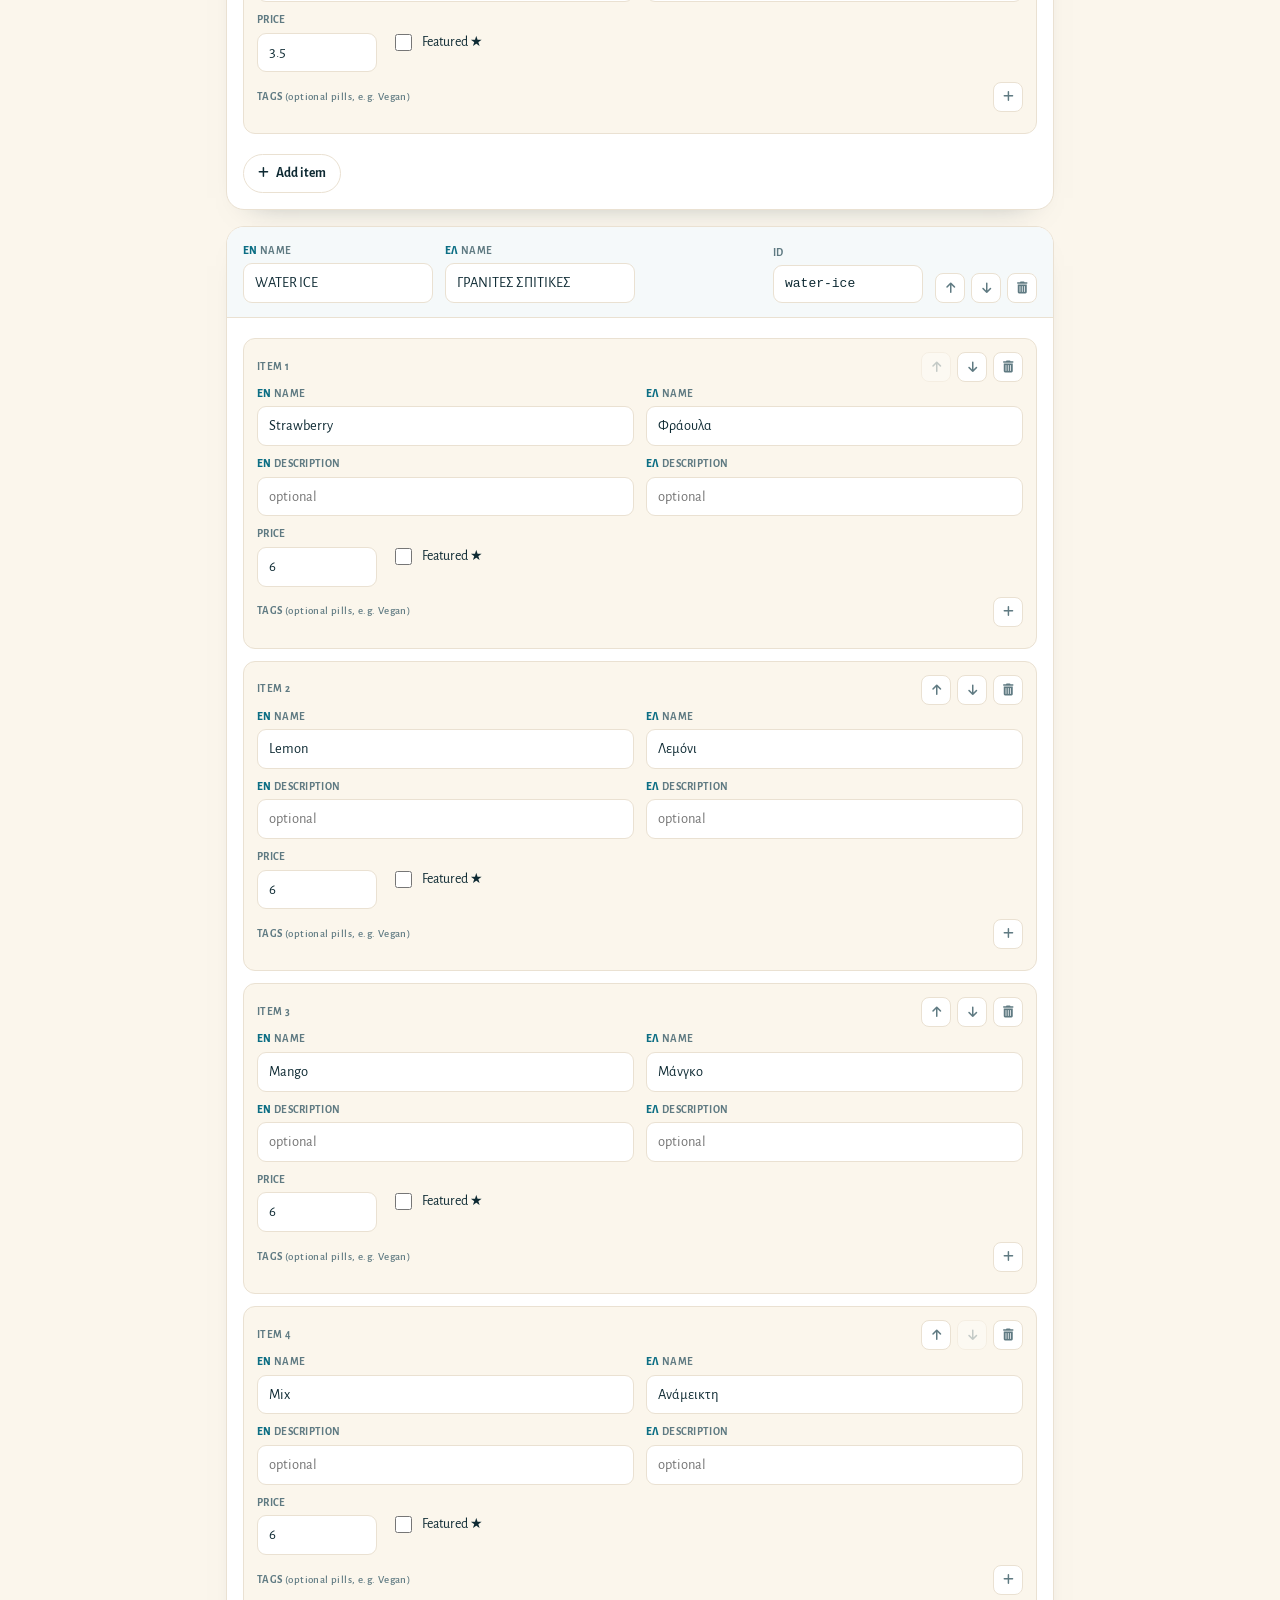
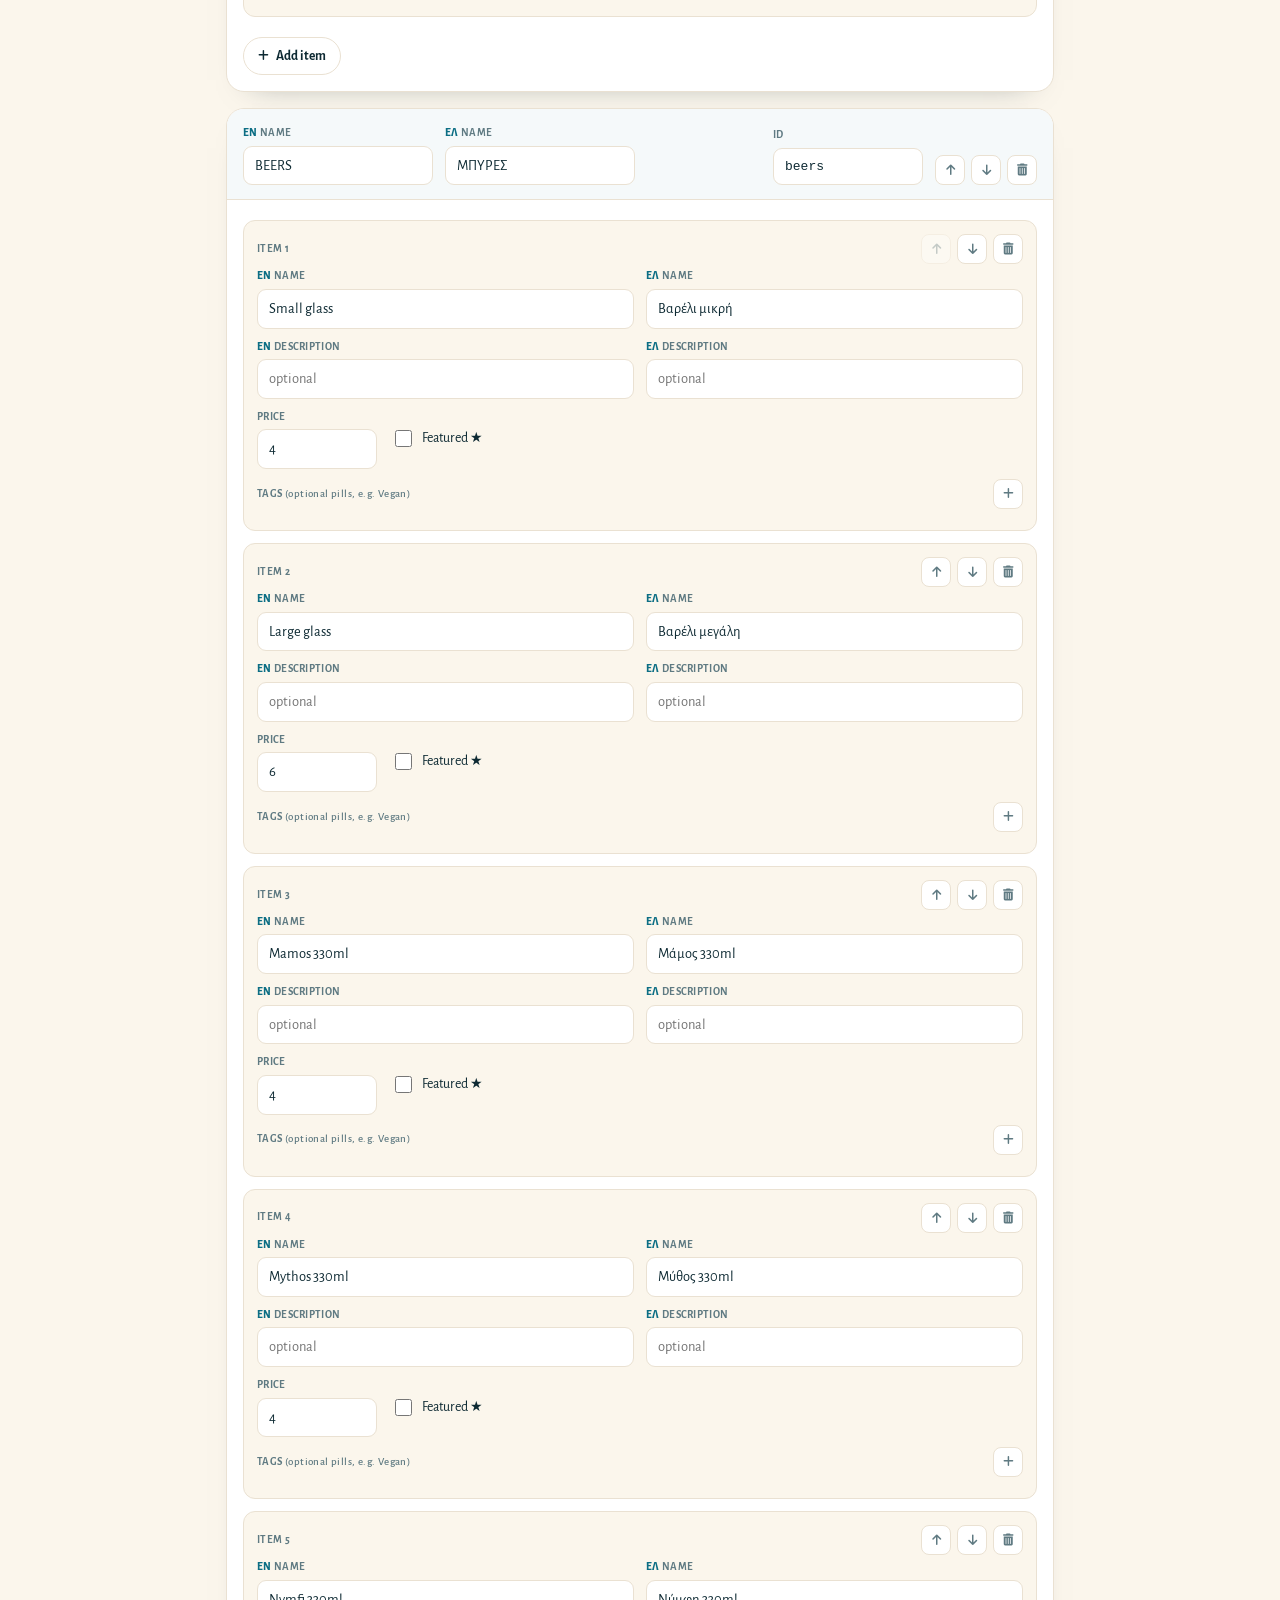
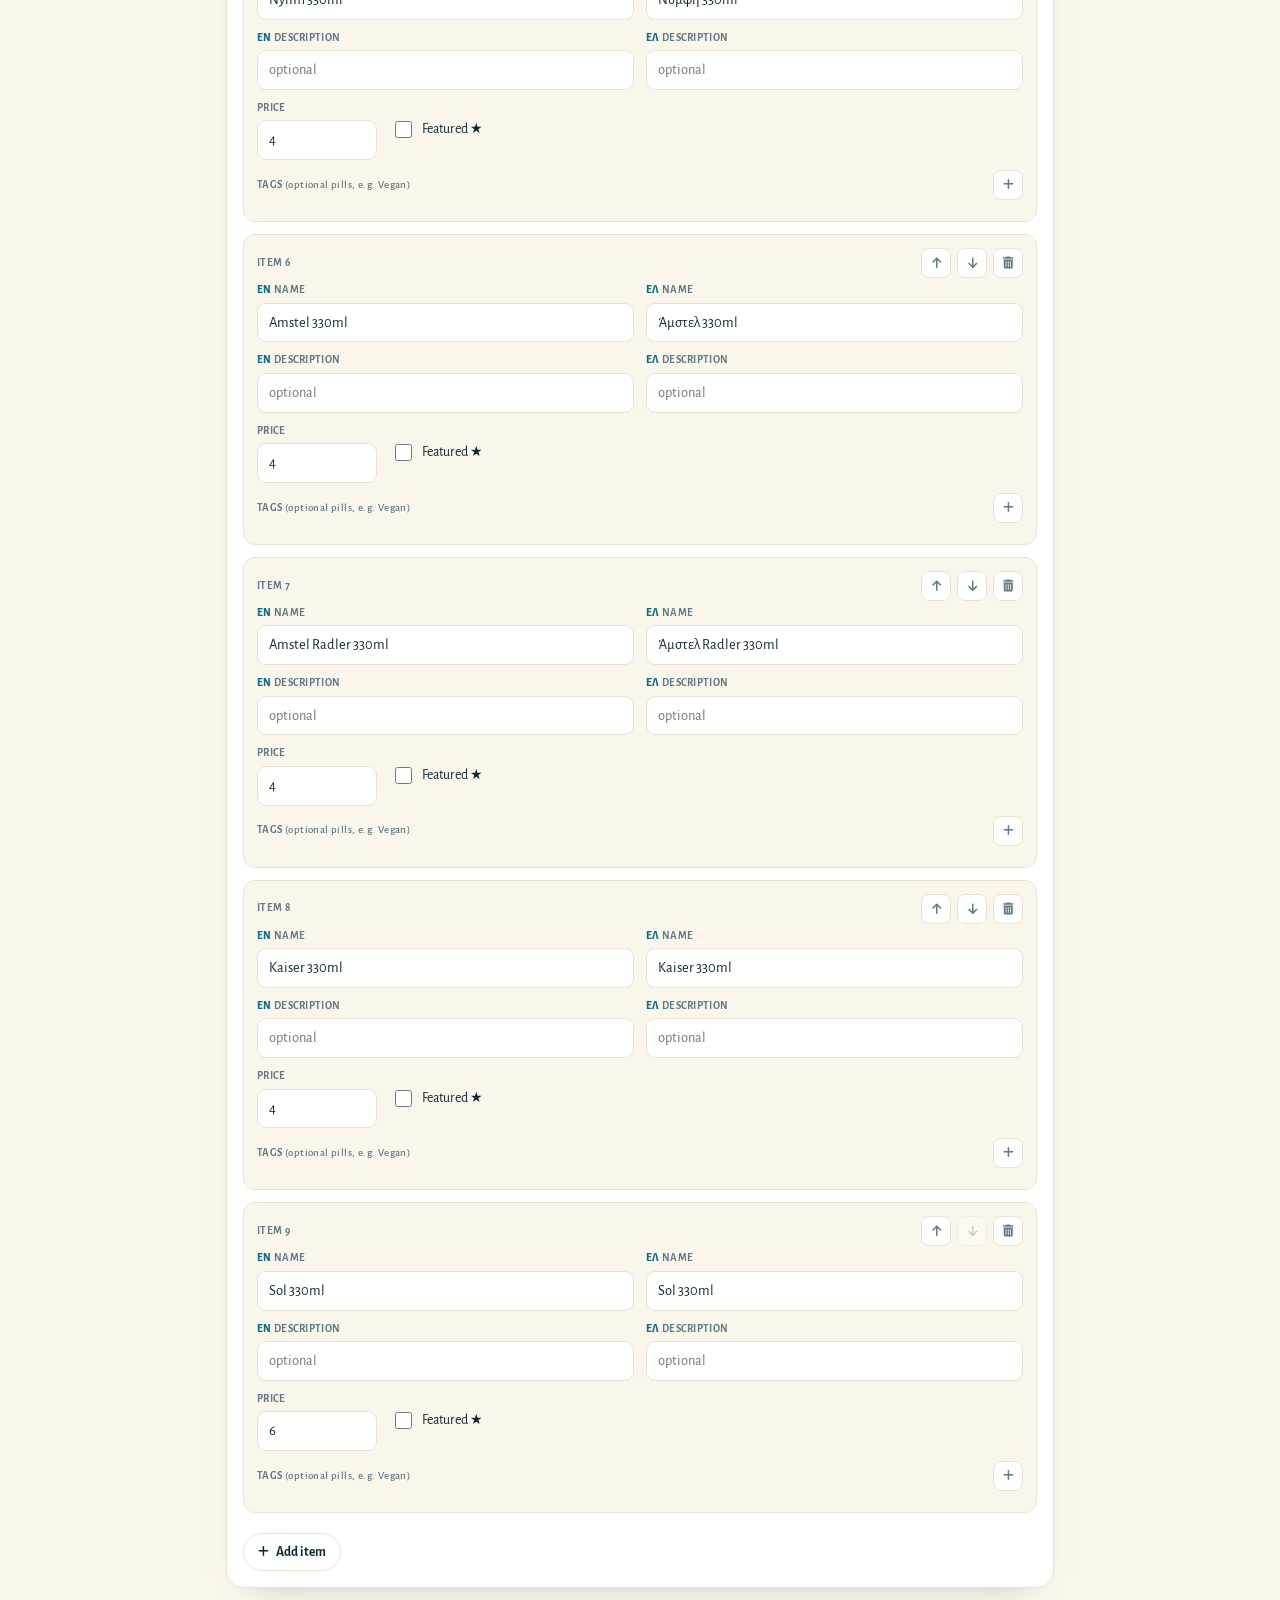
<file: admin.html>
<!DOCTYPE html>
<html lang="en">
<head>
  <meta charset="UTF-8">
  <meta name="viewport" content="width=device-width, initial-scale=1.0">
  <meta name="robots" content="noindex, nofollow">
  <meta name="theme-color" content="#0A2630">
  <title>Menu editor</title>

  <link rel="preconnect" href="https://fonts.googleapis.com">
  <link rel="preconnect" href="https://fonts.gstatic.com" crossorigin>
  <link href="https://fonts.googleapis.com/css2?family=Alegreya:wght@500;600;700&family=Alegreya+Sans:wght@400;500;700&display=swap" rel="stylesheet">
  <link rel="stylesheet" href="https://cdnjs.cloudflare.com/ajax/libs/font-awesome/6.4.0/css/all.min.css">
  <link rel="stylesheet" href="admin.css">
</head>
<body class="admin">

  <!-- OPTIONAL ON-DEVICE PIN (soft lock — see the note inside) -->
  <div class="lock" id="lock">
    <div class="lock__card">
      <div class="lock__spiral" data-spiral aria-hidden="true"></div>
      <h1 class="lock__title">Menu editor</h1>
      <p class="lock__sub" id="lock-sub">Enter the editor PIN for this device.</p>
      <input class="lock__pin" id="lock-pin" type="password" inputmode="numeric"
             autocomplete="off" maxlength="12" aria-label="Editor PIN">
      <p class="lock__err" id="lock-err"></p>
      <button class="btn btn--primary lock__btn" id="lock-go" type="button">Unlock</button>
      <p class="lock__note">This PIN is only a soft lock on this device — it is <b>not</b> internet security. Real privacy comes from protecting this page at your host (see the README).</p>
    </div>
  </div>

  <!-- TOP BAR -->
  <header class="adm-top">
    <div class="adm-top__row">
      <span class="adm-brand">
        <span class="adm-brand__spiral" data-spiral aria-hidden="true"></span>
        <span class="adm-brand__txt">
          <span class="adm-brand__name" id="adm-name">Menu editor</span>
          <span class="adm-brand__sub">menu editor</span>
        </span>
      </span>

      <div class="adm-actions">
        <span class="adm-status" id="adm-status"></span>
        <button class="btn btn--ghost" id="btn-load" type="button" title="Reload the published menu.json from the server">
          <i class="fa-solid fa-rotate"></i> Published
        </button>
        <button class="btn btn--ghost" id="btn-import" type="button" title="Open a menu.json file from your computer">
          <i class="fa-solid fa-file-arrow-up"></i> Import
        </button>
        <button class="btn btn--ghost" id="btn-preview" type="button" title="Preview the live menu using this draft">
          <i class="fa-solid fa-eye"></i> Preview
        </button>
        <button class="btn btn--ghost" id="btn-discard" type="button" title="Delete the local draft and reload the published menu">
          <i class="fa-solid fa-trash-can"></i> Discard draft
        </button>
        <button class="btn btn--primary" id="btn-download" type="button" title="Download menu.json to publish">
          <i class="fa-solid fa-download"></i> Download menu.json
        </button>
      </div>
    </div>
  </header>

  <!-- HONESTY BANNER -->
  <div class="adm-note">
    <div class="adm-note__inner">
      <i class="fa-solid fa-circle-info" aria-hidden="true"></i>
      <span>Changes here are a <b>draft saved on this device</b>. Your live menu updates only when you
      <b>Download&nbsp;menu.json</b> and upload it to your host. Use <b>Preview</b> to see the draft first.</span>
    </div>
  </div>

  <!-- VALIDATION ISSUES -->
  <div class="adm-issues" id="adm-issues">
    <div class="adm-issues__inner">
      <b>Before publishing, fix these:</b>
      <ul id="adm-issues-list"></ul>
    </div>
  </div>

  <!-- EDITOR -->
  <main class="editor" id="editor"></main>

  <div class="adm-foot">
    <button class="add-cat" id="btn-add-cat" type="button">
      <i class="fa-solid fa-plus"></i>&nbsp; Add category
    </button>
  </div>

  <input type="file" id="file-input" accept="application/json,.json" hidden>

  <script src="admin.js"></script>
</body>
</html>
</file>
<file: style.css>
/* =================================================================
   ARAMOS — beach bar menu
   All colours, fonts and the corner radius are CSS variables.
   To re-skin for another venue, edit theme values in config.json
   (they are written onto :root at load time and win over these
   defaults). Editing this file is only needed for layout changes.
   ================================================================= */

/* ---- Design tokens (defaults — overridden by config.json) ---- */
:root {
  --ink:          #0E2A33;   /* primary text                       */
  --brand:        #0C6E84;   /* deep Aegean teal — titles, links   */
  --brand-bright: #1597B5;   /* brighter teal — active / hover     */
  --surf:         #41C7C2;   /* turquoise — thin accents           */
  --sand:         #FBF6EC;   /* warm page background                */
  --shell:        #FFFFFF;   /* card surface                        */
  --muted:        #5F7A82;   /* secondary text (descriptions)       */
  --coral:        #EE6C4D;   /* warm accent — used only for badges  */
  --line:         #EAE1D2;   /* sand-tinted hairlines               */
  --hero-1:       #0A2630;   /* header gradient, deep sea ink       */
  --hero-2:       #0D3340;
  --radius:       18px;
  --font-display: 'Alegreya', Georgia, serif;
  --font-body:    'Alegreya Sans', system-ui, -apple-system, sans-serif;

  --bar-h: 120px;            /* live height of sticky bar (set by JS)*/
  --wrap: 720px;             /* reading column width                 */
}

/* ---- Reset ---- */
*, *::before, *::after { box-sizing: border-box; }
html { -webkit-text-size-adjust: 100%; }
body {
  margin: 0;
  font-family: var(--font-body);
  font-size: 16px;
  line-height: 1.55;
  color: var(--ink);
  background: var(--sand);
  -webkit-font-smoothing: antialiased;
  text-rendering: optimizeLegibility;
}
img { display: block; max-width: 100%; height: auto; }
button { font: inherit; color: inherit; cursor: pointer; }
a { color: inherit; }
ul { list-style: none; margin: 0; padding: 0; }

:focus-visible { outline: 2px solid var(--brand-bright); outline-offset: 2px; }
::selection { background: color-mix(in srgb, var(--surf) 40%, transparent); }

/* =====================  HERO  ===================== */
.hero {
  position: relative;
  overflow: hidden;
  background: radial-gradient(120% 140% at 50% -20%,
                #14495a 0%, var(--hero-2) 45%, var(--hero-1) 100%);
  color: #fff;
  text-align: center;
  padding: 40px 20px 44px;
}
.hero__spiral {                 /* faint brand watermark            */
  position: absolute;
  top: 50%; left: 50%;
  width: 460px; height: 460px;
  transform: translate(-50%, -50%);
  color: var(--surf);
  opacity: .07;
  pointer-events: none;
}
.hero__logo {
  position: relative;
  width: 100%;
  max-width: 188px;
  margin: 0 auto;
  filter: drop-shadow(0 6px 22px rgba(0,0,0,.35));
}
.hero__wordmark {
  position: relative;
  margin: 14px 0 0;
  font-family: var(--font-display);
  font-weight: 700;
  font-size: 30px;
  letter-spacing: .5px;
}
.hero__tagline {
  position: relative;
  margin: 4px 0 0;
  font-size: 14px;
  letter-spacing: 3px;
  text-transform: uppercase;
  color: var(--surf);
}

/* =====================  STICKY BAR  ===================== */
.bar {
  position: sticky;
  top: 0;
  z-index: 50;
  background: color-mix(in srgb, var(--sand) 88%, transparent);
  -webkit-backdrop-filter: blur(10px);
  backdrop-filter: blur(10px);
  border-bottom: 1px solid var(--line);
  box-shadow: 0 6px 18px -14px rgba(14,42,51,.5);
}
.bar__row {
  display: flex;
  align-items: center;
  gap: 10px;
  max-width: var(--wrap);
  margin: 0 auto;
  padding: 10px 16px 4px;
}
.brandmini {
  display: flex; align-items: center; gap: 7px;
  color: var(--brand);
  font-family: var(--font-display);
  font-weight: 700;
  font-size: 18px;
  flex-shrink: 0;
}
.brandmini__spiral { width: 22px; height: 22px; }

/* search */
.search {
  position: relative;
  flex: 1;
  min-width: 0;
}
.search__icon {
  position: absolute;
  left: 12px; top: 50%;
  transform: translateY(-50%);
  color: var(--muted);
  font-size: 14px;
  pointer-events: none;
}
.search__input {
  width: 100%;
  padding: 9px 34px 9px 34px;
  border: 1px solid var(--line);
  border-radius: 999px;
  background: var(--shell);
  color: var(--ink);
  font-size: 15px;
  outline: none;
  transition: border-color .2s, box-shadow .2s;
}
.search__input::placeholder { color: var(--muted); opacity: .9; }
.search__input::-webkit-search-cancel-button { -webkit-appearance: none; appearance: none; }
.search__input:focus {
  border-color: var(--brand-bright);
  box-shadow: 0 0 0 3px color-mix(in srgb, var(--brand-bright) 22%, transparent);
}
.search__clear {
  position: absolute;
  right: 8px; top: 50%;
  transform: translateY(-50%);
  border: none; background: none;
  color: var(--muted);
  font-size: 15px;
  width: 24px; height: 24px;
  border-radius: 50%;
  display: none;
  align-items: center; justify-content: center;
}
.search__clear:hover { color: var(--ink); background: var(--line); }
.search.is-filled .search__clear { display: flex; }

/* language toggle */
.lang {
  flex-shrink: 0;
  border: 1px solid var(--brand);
  background: transparent;
  color: var(--brand);
  font-weight: 700;
  font-size: 14px;
  letter-spacing: .5px;
  padding: 8px 14px;
  border-radius: 999px;
  transition: background .2s, color .2s;
}
.lang:hover { background: var(--brand); color: #fff; }

/* category pills */
.catnav {
  display: flex;
  gap: 8px;
  overflow-x: auto;
  scrollbar-width: none;
  max-width: var(--wrap);
  margin: 0 auto;
  padding: 8px 16px 12px;
  scroll-padding: 16px;
}
.catnav::-webkit-scrollbar { display: none; }
.pill {
  flex-shrink: 0;
  white-space: nowrap;
  border: 1px solid var(--line);
  background: var(--shell);
  color: var(--ink);
  font-size: 14px;
  font-weight: 500;
  padding: 7px 15px;
  border-radius: 999px;
  transition: background .18s, color .18s, border-color .18s, transform .18s;
}
.pill:hover { border-color: var(--brand-bright); color: var(--brand); }
.pill.is-active {
  background: var(--brand);
  border-color: var(--brand);
  color: #fff;
}
.pill.is-hidden { display: none; }

/* =====================  MENU  ===================== */
.menu {
  max-width: var(--wrap);
  margin: 0 auto;
  padding: 8px 16px 40px;
}
.category {
  scroll-margin-top: calc(var(--bar-h) + 14px);
  background: var(--shell);
  border: 1px solid var(--line);
  border-radius: var(--radius);
  padding: 22px 22px 8px;
  margin: 18px 0;
  box-shadow: 0 14px 30px -24px rgba(14,42,51,.45);
}
.category.is-hidden { display: none; }

.category__head {
  display: flex;
  align-items: center;
  gap: 10px;
  margin: 0 0 6px;
  padding-bottom: 12px;
  border-bottom: 1px solid var(--line);
}
.category__spiral {
  width: 26px; height: 26px;
  color: var(--surf);
  flex-shrink: 0;
}
.category__title {
  margin: 0;
  font-family: var(--font-display);
  font-weight: 700;
  font-size: 23px;
  letter-spacing: .3px;
  color: var(--brand);
}

/* item rows */
.item {
  display: flex;
  align-items: baseline;
  gap: 14px;
  padding: 14px 2px;
  border-bottom: 1px solid var(--line);
}
.item:last-child { border-bottom: none; }
.item.is-hidden { display: none; }

.item__main { flex: 1; min-width: 0; }
.item__name {
  font-weight: 500;
  font-size: 17px;
  color: var(--ink);
}
.item__star {
  color: var(--coral);
  font-size: 12px;
  margin-right: 6px;
}
.item__desc {
  margin-top: 3px;
  font-size: 14px;
  color: var(--muted);
  line-height: 1.45;
}
.item__tags {
  display: flex;
  flex-wrap: wrap;
  gap: 6px;
  margin-top: 7px;
}
.tag {
  font-size: 11px;
  font-weight: 600;
  letter-spacing: .3px;
  text-transform: uppercase;
  color: var(--brand);
  background: color-mix(in srgb, var(--brand) 10%, transparent);
  border-radius: 999px;
  padding: 2px 9px;
}
.tag--featured { color: var(--coral); background: color-mix(in srgb, var(--coral) 12%, transparent); }

.item__price {
  flex-shrink: 0;
  font-weight: 700;
  font-size: 16px;
  color: var(--brand);
  font-variant-numeric: tabular-nums;
}
.item__price--ask {
  color: var(--muted);
  font-weight: 500;
}

/* search empty state */
.empty {
  display: none;
  text-align: center;
  padding: 60px 24px;
  color: var(--muted);
}
.empty.is-shown { display: block; }
.empty__spiral { width: 54px; height: 54px; color: var(--surf); opacity: .6; margin: 0 auto 14px; }
.empty__title { font-family: var(--font-display); font-size: 20px; color: var(--ink); margin: 0 0 4px; }

/* =====================  NOTICE  ===================== */
.notice {
  max-width: var(--wrap);
  margin: 8px auto 0;
  padding: 0 16px;
}
.notice__inner {
  display: flex;
  align-items: center;
  gap: 12px;
  background: color-mix(in srgb, var(--surf) 12%, var(--shell));
  border: 1px solid color-mix(in srgb, var(--surf) 35%, var(--line));
  border-radius: 12px;
  padding: 14px 16px;
}
.notice__icon { color: var(--brand-bright); font-size: 18px; flex-shrink: 0; }
.notice__text { margin: 0; font-size: 13.5px; color: var(--ink); }

/* =====================  FOOTER  ===================== */
.footer {
  margin-top: 34px;
  background: var(--hero-1);
  color: #fff;
  text-align: center;
  padding: 28px 16px;
}
.footer__social {
  display: flex;
  justify-content: center;
  gap: 16px;
  margin-bottom: 16px;
}
.social-icon {
  width: 44px; height: 44px;
  display: flex; align-items: center; justify-content: center;
  border-radius: 50%;
  background: rgba(255,255,255,.1);
  color: #fff;
  font-size: 18px;
  text-decoration: none;
  transition: transform .25s, background .25s;
}
.social-icon:hover { transform: translateY(-3px); }
.social-icon[data-net="instagram"]:hover { background: radial-gradient(circle at 30% 107%, #fdf497 0%, #fd5949 45%, #d6249f 60%, #285AEB 90%); }
.social-icon[data-net="facebook"]:hover  { background: #1877f2; }
.social-icon[data-net="map"]:hover        { background: #e74c3c; }
.footer__copy { margin: 0; font-size: 12.5px; opacity: .75; }

/* =====================  BACK TO TOP  ===================== */
.totop {
  position: fixed;
  right: 18px; bottom: 18px;
  width: 50px; height: 50px;
  border: none;
  border-radius: 50%;
  background: var(--brand);
  color: #fff;
  display: flex; align-items: center; justify-content: center;
  box-shadow: 0 8px 22px -6px rgba(12,110,132,.6);
  opacity: 0;
  visibility: hidden;
  transform: translateY(12px) scale(.9);
  transition: opacity .25s, transform .25s, visibility .25s, background .2s;
  z-index: 60;
}
.totop.is-shown { opacity: 1; visibility: visible; transform: none; }
.totop:hover { background: var(--brand-bright); }
.totop svg { width: 26px; height: 26px; }

/* =====================  BASKET: row controls  ===================== */
.item__add { flex-shrink: 0; align-self: center; }
.additem {
  width: 32px; height: 32px;
  border: 1px solid var(--brand);
  background: transparent;
  color: var(--brand);
  border-radius: 50%;
  display: flex; align-items: center; justify-content: center;
  font-size: 13px;
  transition: background .15s, color .15s, transform .1s;
}
.additem:hover { background: var(--brand); color: #fff; }
.additem:active { transform: scale(.9); }

.stepper {
  display: flex; align-items: center; gap: 1px;
  border: 1px solid var(--brand);
  border-radius: 999px;
  padding: 2px;
  background: color-mix(in srgb, var(--brand) 8%, var(--shell));
}
.stepper__btn {
  width: 28px; height: 28px;
  border: none; background: transparent;
  color: var(--brand);
  border-radius: 50%;
  display: flex; align-items: center; justify-content: center;
  font-size: 11px;
  transition: background .15s;
}
.stepper__btn:hover { background: color-mix(in srgb, var(--brand) 16%, transparent); }
.stepper__btn:active { transform: scale(.92); }
.stepper__qty {
  min-width: 22px; text-align: center;
  font-weight: 700; font-size: 14px;
  color: var(--ink);
  font-variant-numeric: tabular-nums;
}

/* =====================  BASKET: floating bar  ===================== */
.basket-bar {
  position: fixed;
  left: 50%; bottom: calc(14px + env(safe-area-inset-bottom, 0px));
  transform: translateX(-50%) translateY(140%);
  width: min(var(--wrap), calc(100% - 28px));
  display: flex; align-items: center; justify-content: space-between; gap: 14px;
  background: var(--brand);
  color: #fff;
  border: none;
  border-radius: 999px;
  padding: 13px 20px;
  box-shadow: 0 16px 34px -10px rgba(12,110,132,.7);
  font-size: 15px;
  z-index: 70;
  transition: transform .32s cubic-bezier(.2,.8,.2,1), background .2s;
}
.basket-bar.is-shown { transform: translateX(-50%) translateY(0); }
.basket-bar:hover { background: var(--brand-bright); }
.basket-bar__left { display: flex; align-items: center; gap: 11px; min-width: 0; }
.basket-bar__badge {
  background: #fff; color: var(--brand);
  font-weight: 800; font-size: 13px;
  min-width: 24px; height: 24px; padding: 0 7px;
  border-radius: 999px;
  display: flex; align-items: center; justify-content: center;
  font-variant-numeric: tabular-nums;
}
.basket-bar__label {
  font-weight: 600; letter-spacing: .2px;
  white-space: nowrap; overflow: hidden; text-overflow: ellipsis;
}
.basket-bar__total { font-weight: 800; white-space: nowrap; font-variant-numeric: tabular-nums; }

/* when the bar is up, keep the footer clear and lift the to-top button */
body.has-basket-bar { padding-bottom: 86px; }
body.has-basket-bar .totop { bottom: calc(80px + env(safe-area-inset-bottom, 0px)); }

/* =====================  BASKET: order sheet  ===================== */
.sheet-backdrop {
  position: fixed; inset: 0;
  background: rgba(10,38,48,.5);
  -webkit-backdrop-filter: blur(2px); backdrop-filter: blur(2px);
  opacity: 0;
  transition: opacity .3s;
  z-index: 80;
}
.sheet-backdrop.is-shown { opacity: 1; }
body.sheet-open { overflow: hidden; }

.sheet {
  position: fixed; left: 0; right: 0; bottom: 0;
  margin: 0 auto;
  width: 100%; max-width: var(--wrap);
  background: var(--shell);
  border-radius: 22px 22px 0 0;
  box-shadow: 0 -18px 44px -12px rgba(14,42,51,.45);
  transform: translateY(100%);
  transition: transform .34s cubic-bezier(.2,.8,.2,1);
  display: flex; flex-direction: column;
  max-height: 84vh;
  padding-bottom: env(safe-area-inset-bottom, 0px);
  z-index: 90;
}
.sheet.is-shown { transform: translateY(0); }

.sheet__head {
  display: flex; align-items: center; gap: 10px;
  padding: 18px 18px 13px;
  border-bottom: 1px solid var(--line);
}
.sheet__spiral { width: 24px; height: 24px; color: var(--surf); flex-shrink: 0; }
.sheet__title {
  flex: 1; margin: 0;
  font-family: var(--font-display);
  font-weight: 700; font-size: 21px;
  color: var(--brand);
}
.sheet__close {
  width: 34px; height: 34px;
  border: none; background: var(--sand); color: var(--ink);
  border-radius: 50%;
  display: flex; align-items: center; justify-content: center;
  font-size: 15px;
  flex-shrink: 0;
  transition: background .2s;
}
.sheet__close:hover { background: var(--line); }

.sheet__body { flex: 1; overflow-y: auto; -webkit-overflow-scrolling: touch; padding: 4px 18px; }
.sheet__empty { text-align: center; color: var(--muted); padding: 44px 12px; margin: 0; font-size: 14.5px; }

.line {
  display: flex; align-items: center; gap: 12px;
  padding: 13px 0;
  border-bottom: 1px solid var(--line);
}
.line:last-child { border-bottom: none; }
.line__main { flex: 1; min-width: 0; }
.line__name { font-weight: 600; font-size: 15.5px; color: var(--ink); }
.line__unit { margin-top: 1px; font-size: 12.5px; color: var(--muted); }
.line__price {
  flex-shrink: 0; min-width: 64px; text-align: right;
  font-weight: 700; color: var(--brand);
  font-variant-numeric: tabular-nums;
}
.line__price--ask { color: var(--muted); font-weight: 500; }

.sheet__foot { border-top: 1px solid var(--line); padding: 14px 18px 18px; }
.sheet__totals { display: flex; align-items: baseline; justify-content: space-between; }
.sheet__total-label { font-family: var(--font-display); font-weight: 700; font-size: 18px; color: var(--ink); }
.sheet__total-value {
  font-family: var(--font-display);
  font-weight: 800; font-size: 23px;
  color: var(--brand);
  font-variant-numeric: tabular-nums;
}
.sheet__market { margin: 4px 0 0; font-size: 12.5px; color: var(--muted); text-align: right; }
.sheet__actions { display: flex; gap: 10px; margin-top: 14px; }
.sheet__clear {
  flex: 1;
  border: 1px solid var(--line);
  background: var(--sand); color: var(--ink);
  border-radius: 999px;
  padding: 11px;
  font-weight: 600; font-size: 14px;
  transition: background .2s, border-color .2s;
}
.sheet__clear:hover { background: var(--line); border-color: var(--muted); }
.sheet__note { margin: 12px 4px 0; font-size: 12px; color: var(--muted); text-align: center; line-height: 1.45; }

/* =====================  PREVIEW RIBBON (owner only)  ===================== */
#preview-ribbon {
  position: fixed;
  top: 0; left: 0; right: 0;
  z-index: 200;
  background: var(--coral);
  color: #fff;
  text-align: center;
  font-size: 12px; font-weight: 700; letter-spacing: .4px;
  padding: 5px 12px;
  box-shadow: 0 2px 10px rgba(0,0,0,.2);
}

/* =====================  RESPONSIVE  ===================== */
@media (min-width: 640px) {
  .hero { padding: 52px 20px 56px; }
  .hero__logo { max-width: 210px; }
  .bar__row { padding-top: 12px; }
  .category { padding: 26px 28px 10px; }
  .category__title { font-size: 25px; }
  .item__name { font-size: 18px; }
}

/* show the mini wordmark only once the hero has scrolled away on
   small screens it always shows; keep it simple — always visible */

/* =====================  MOTION PREFERENCES  ===================== */
@media (prefers-reduced-motion: reduce) {
  * { scroll-behavior: auto !important; transition: none !important; }
}
</file>
<file: admin.css>
/* =================================================================
   ARAMOS — menu editor (admin.html)
   Reuses the design tokens from style.css. This page is for the
   owner only: it edits a local DRAFT and exports menu.json.
   It never writes to the live site.
   ================================================================= */

/* ---- design tokens (overridden at load by config.json theme) ---- */
:root {
  --ink: #0E2A33; --brand: #0C6E84; --brand-bright: #1597B5; --surf: #41C7C2;
  --sand: #FBF6EC; --shell: #FFFFFF; --muted: #5F7A82; --coral: #EE6C4D;
  --line: #EAE1D2; --hero-1: #0A2630; --hero-2: #0D3340;
  --radius: 18px;
  --font-display: 'Alegreya', Georgia, serif;
  --font-body: 'Alegreya Sans', system-ui, -apple-system, sans-serif;
}
*, *::before, *::after { box-sizing: border-box; }
html { -webkit-text-size-adjust: 100%; }
body { margin: 0; font-family: var(--font-body); font-size: 16px; line-height: 1.5; color: var(--ink); -webkit-font-smoothing: antialiased; }
img { display: block; max-width: 100%; height: auto; }
button { font: inherit; color: inherit; cursor: pointer; }
input, textarea, select { font: inherit; }
:focus-visible { outline: 2px solid var(--brand-bright); outline-offset: 2px; }

body.admin {
  background: var(--sand);
  color: var(--ink);
  padding-bottom: 80px;
}

.adm-wrap { max-width: 860px; margin: 0 auto; padding: 0 16px; }

/* ---- top bar ---- */
.adm-top {
  position: sticky; top: 0; z-index: 30;
  background: color-mix(in srgb, var(--sand) 90%, transparent);
  -webkit-backdrop-filter: blur(10px); backdrop-filter: blur(10px);
  border-bottom: 1px solid var(--line);
}
.adm-top__row {
  max-width: 860px; margin: 0 auto; padding: 12px 16px;
  display: flex; align-items: center; gap: 12px; flex-wrap: wrap;
}
.adm-brand { display: flex; align-items: center; gap: 9px; flex-shrink: 0; }
.adm-brand__spiral { width: 26px; height: 26px; color: var(--surf); }
.adm-brand__txt { line-height: 1.1; }
.adm-brand__name { font-family: var(--font-display); font-weight: 700; font-size: 17px; color: var(--brand); }
.adm-brand__sub { font-size: 11.5px; color: var(--muted); letter-spacing: .3px; }

.adm-actions { display: flex; gap: 8px; flex-wrap: wrap; margin-left: auto; align-items: center; }
.adm-status { font-size: 12px; color: var(--muted); white-space: nowrap; }

/* ---- buttons ---- */
.btn {
  border: 1px solid var(--line);
  background: var(--shell); color: var(--ink);
  border-radius: 999px;
  padding: 8px 14px;
  font-size: 13.5px; font-weight: 600;
  display: inline-flex; align-items: center; gap: 7px;
  transition: background .18s, border-color .18s, color .18s, transform .1s;
  white-space: nowrap;
}
.btn:hover { border-color: var(--brand-bright); color: var(--brand); }
.btn:active { transform: scale(.97); }
.btn--primary { background: var(--brand); border-color: var(--brand); color: #fff; }
.btn--primary:hover { background: var(--brand-bright); border-color: var(--brand-bright); color: #fff; }
.btn--ghost { background: transparent; }
.btn--danger { color: var(--coral); border-color: color-mix(in srgb, var(--coral) 40%, var(--line)); }
.btn--danger:hover { background: color-mix(in srgb, var(--coral) 12%, transparent); border-color: var(--coral); color: var(--coral); }
.btn i { font-size: 12px; }

.iconbtn {
  width: 30px; height: 30px; flex-shrink: 0;
  border: 1px solid var(--line); background: var(--shell); color: var(--muted);
  border-radius: 8px;
  display: inline-flex; align-items: center; justify-content: center;
  font-size: 12px;
  transition: background .15s, color .15s, border-color .15s;
}
.iconbtn:hover { color: var(--brand); border-color: var(--brand-bright); }
.iconbtn:disabled { opacity: .35; cursor: not-allowed; }
.iconbtn--danger:hover { color: var(--coral); border-color: var(--coral); background: color-mix(in srgb, var(--coral) 10%, transparent); }

/* ---- honesty + issues banners ---- */
.adm-note {
  max-width: 860px; margin: 14px auto 0; padding: 0 16px;
}
.adm-note__inner {
  display: flex; gap: 12px; align-items: flex-start;
  background: color-mix(in srgb, var(--surf) 12%, var(--shell));
  border: 1px solid color-mix(in srgb, var(--surf) 34%, var(--line));
  border-radius: 12px; padding: 13px 15px;
  font-size: 13px; line-height: 1.5;
}
.adm-note__inner i { color: var(--brand-bright); font-size: 16px; margin-top: 2px; flex-shrink: 0; }
.adm-note b { color: var(--brand); }

.adm-issues {
  max-width: 860px; margin: 12px auto 0; padding: 0 16px;
  display: none;
}
.adm-issues.is-shown { display: block; }
.adm-issues__inner {
  background: color-mix(in srgb, var(--coral) 10%, var(--shell));
  border: 1px solid color-mix(in srgb, var(--coral) 38%, var(--line));
  border-radius: 12px; padding: 11px 15px;
  font-size: 13px; color: var(--ink);
}
.adm-issues__inner b { color: var(--coral); }
.adm-issues ul { margin: 6px 0 0; padding-left: 18px; list-style: disc; }
.adm-issues li { margin: 2px 0; }

/* ---- editor body ---- */
.editor { max-width: 860px; margin: 18px auto 0; padding: 0 16px; }

.cat {
  background: var(--shell);
  border: 1px solid var(--line);
  border-radius: var(--radius);
  margin: 16px 0;
  box-shadow: 0 14px 30px -26px rgba(14,42,51,.5);
  overflow: hidden;
}
.cat__head {
  display: flex; align-items: flex-end; gap: 12px; flex-wrap: wrap;
  padding: 16px 16px 14px;
  border-bottom: 1px solid var(--line);
  background: color-mix(in srgb, var(--brand) 4%, var(--shell));
}
.cat__names { display: flex; gap: 12px; flex-wrap: wrap; flex: 1; min-width: 0; }
.cat__id { width: 150px; }
.cat__ctl { display: flex; gap: 6px; align-items: center; }

.cat__items { padding: 8px 16px 4px; }

.item {
  border: 1px solid var(--line);
  border-radius: 12px;
  padding: 13px;
  margin: 12px 0;
  background: var(--sand);
}
.item__grid { display: grid; grid-template-columns: 1fr; gap: 10px; }
.item__row { display: flex; gap: 12px; flex-wrap: wrap; }
.item__row > .field { flex: 1; min-width: 140px; }
.item__meta { display: flex; gap: 14px; align-items: center; flex-wrap: wrap; }
.item__top { display: flex; justify-content: space-between; align-items: center; gap: 8px; margin-bottom: 4px; }
.item__tag-label { font-size: 11px; font-weight: 700; letter-spacing: .4px; text-transform: uppercase; color: var(--muted); }

/* ---- fields ---- */
.field { display: flex; flex-direction: column; gap: 4px; min-width: 0; }
.field > label {
  font-size: 11px; font-weight: 700; letter-spacing: .3px;
  text-transform: uppercase; color: var(--muted);
}
.field .lng { font-weight: 800; color: var(--brand); }
.in {
  width: 100%;
  border: 1px solid var(--line);
  border-radius: 9px;
  background: var(--shell);
  color: var(--ink);
  font: inherit; font-size: 14.5px;
  padding: 8px 11px;
  transition: border-color .15s, box-shadow .15s;
}
.in:focus {
  outline: none;
  border-color: var(--brand-bright);
  box-shadow: 0 0 0 3px color-mix(in srgb, var(--brand-bright) 20%, transparent);
}
.in--invalid { border-color: var(--coral); box-shadow: 0 0 0 3px color-mix(in srgb, var(--coral) 18%, transparent); }
.in--price { width: 120px; font-variant-numeric: tabular-nums; }
.in--id { font-family: ui-monospace, Menlo, Consolas, monospace; font-size: 13px; }

.check { display: inline-flex; align-items: center; gap: 7px; font-size: 14px; color: var(--ink); cursor: pointer; user-select: none; }
.check input { width: 17px; height: 17px; accent-color: var(--brand); cursor: pointer; }

/* ---- tags editor ---- */
.tags { display: flex; flex-direction: column; gap: 8px; }
.tag-row { display: flex; gap: 8px; align-items: center; flex-wrap: wrap; }
.tag-row .in { flex: 1; min-width: 110px; }

.item__foot, .cat__foot { display: flex; justify-content: flex-start; }
.cat__foot { padding: 4px 16px 16px; }

/* ---- bottom add-category ---- */
.adm-foot { max-width: 860px; margin: 18px auto 40px; padding: 0 16px; }
.add-cat {
  width: 100%;
  border: 2px dashed color-mix(in srgb, var(--brand) 40%, var(--line));
  background: transparent; color: var(--brand);
  border-radius: 14px; padding: 16px;
  font-weight: 700; font-size: 15px;
  transition: background .18s, border-color .18s;
}
.add-cat:hover { background: color-mix(in srgb, var(--brand) 7%, transparent); border-color: var(--brand); }

.empty-editor { text-align: center; color: var(--muted); padding: 40px 16px; }

/* ---- PIN lock overlay ---- */
.lock {
  position: fixed; inset: 0; z-index: 100;
  background: radial-gradient(120% 140% at 50% -10%, #14495a 0%, var(--hero-2) 45%, var(--hero-1) 100%);
  display: none; align-items: center; justify-content: center;
  padding: 24px;
}
.lock.is-shown { display: flex; }
.lock__card {
  background: var(--shell); border-radius: 18px;
  padding: 28px 26px; width: 100%; max-width: 340px; text-align: center;
  box-shadow: 0 20px 50px -16px rgba(0,0,0,.5);
}
.lock__spiral { width: 44px; height: 44px; color: var(--surf); margin: 0 auto 12px; }
.lock__title { font-family: var(--font-display); font-weight: 700; font-size: 20px; margin: 0 0 4px; color: var(--ink); }
.lock__sub { font-size: 12.5px; color: var(--muted); margin: 0 0 18px; line-height: 1.45; }
.lock__pin {
  width: 100%; text-align: center; letter-spacing: 8px; font-size: 22px;
  padding: 12px; border: 1px solid var(--line); border-radius: 12px; background: var(--sand);
}
.lock__pin:focus { outline: none; border-color: var(--brand-bright); box-shadow: 0 0 0 3px color-mix(in srgb, var(--brand-bright) 20%, transparent); }
.lock__err { color: var(--coral); font-size: 12.5px; min-height: 16px; margin: 8px 0 0; }
.lock__btn { margin-top: 14px; width: 100%; justify-content: center; }
.lock__note { margin: 14px 0 0; font-size: 11px; color: var(--muted); line-height: 1.4; }

@media (max-width: 560px) {
  .cat__id { width: 100%; }
  .in--price { width: 100%; }
  .adm-brand__sub { display: none; }
}
</file>
